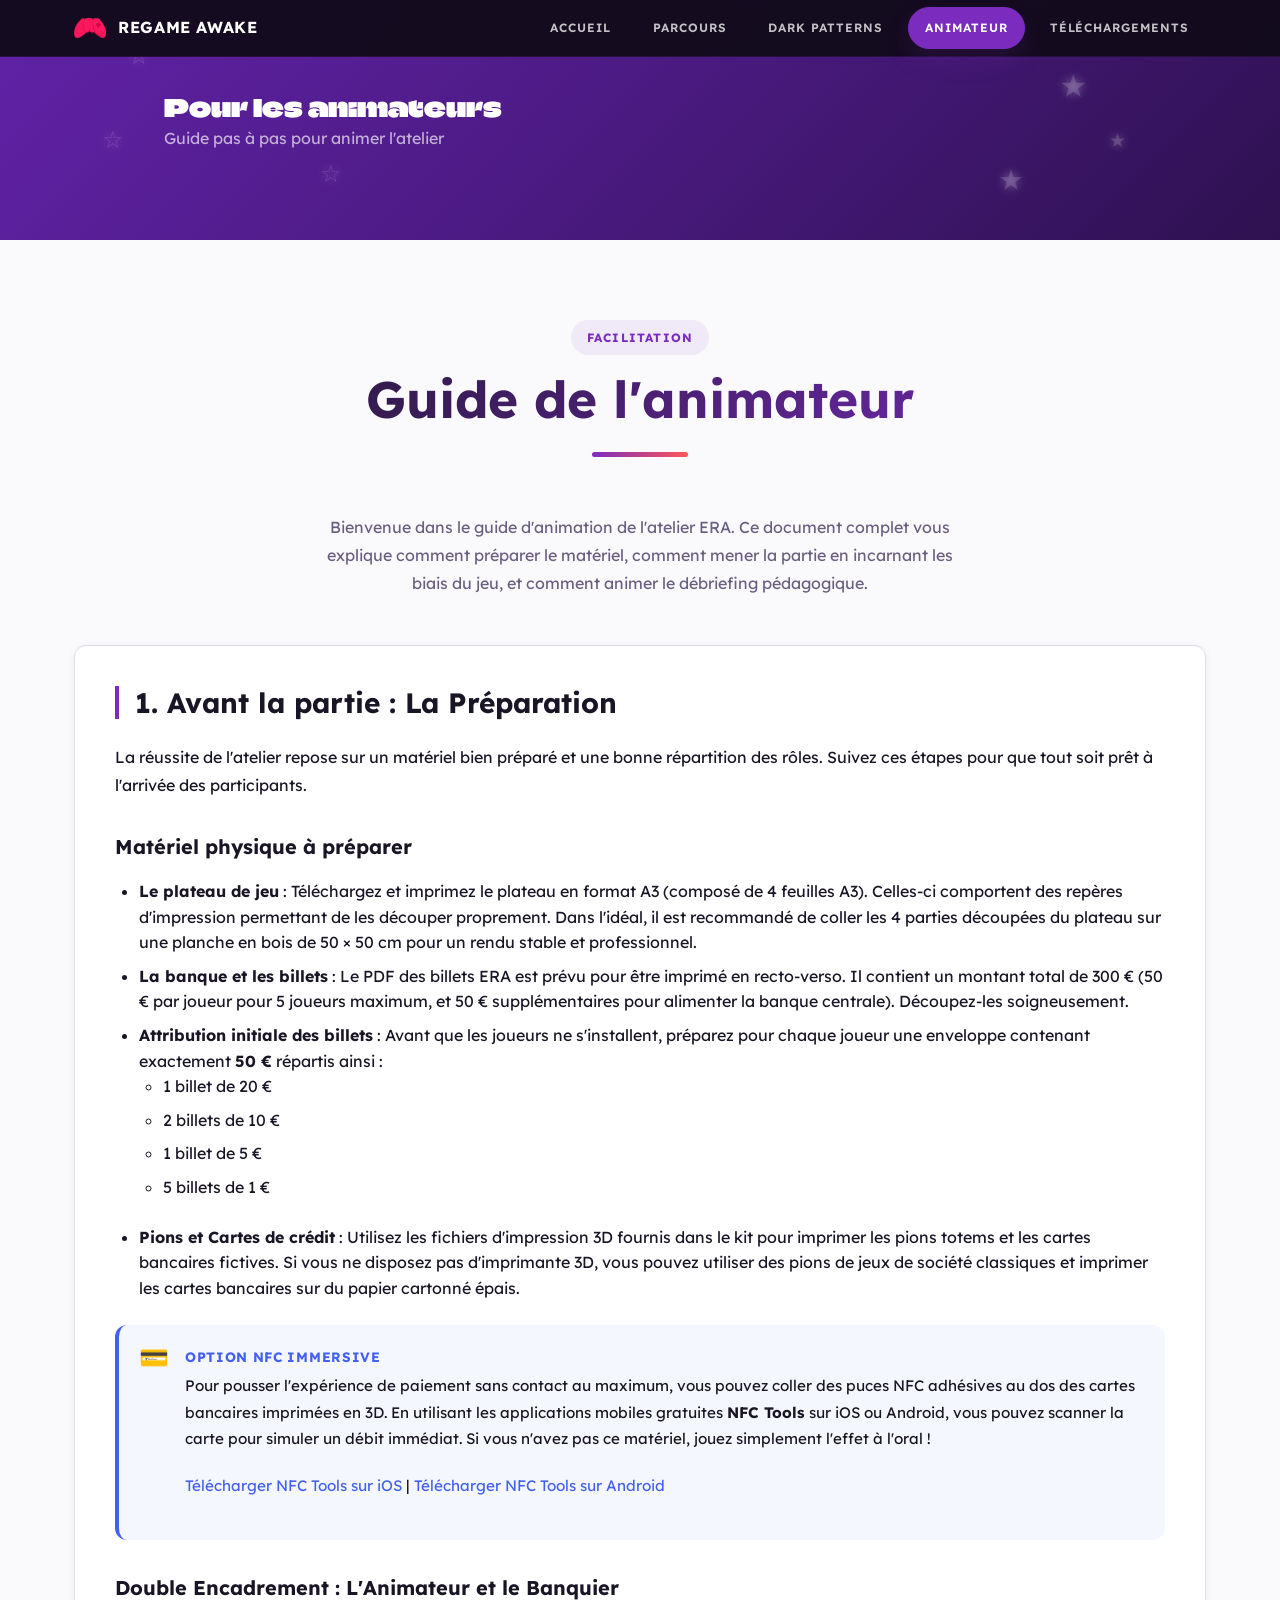
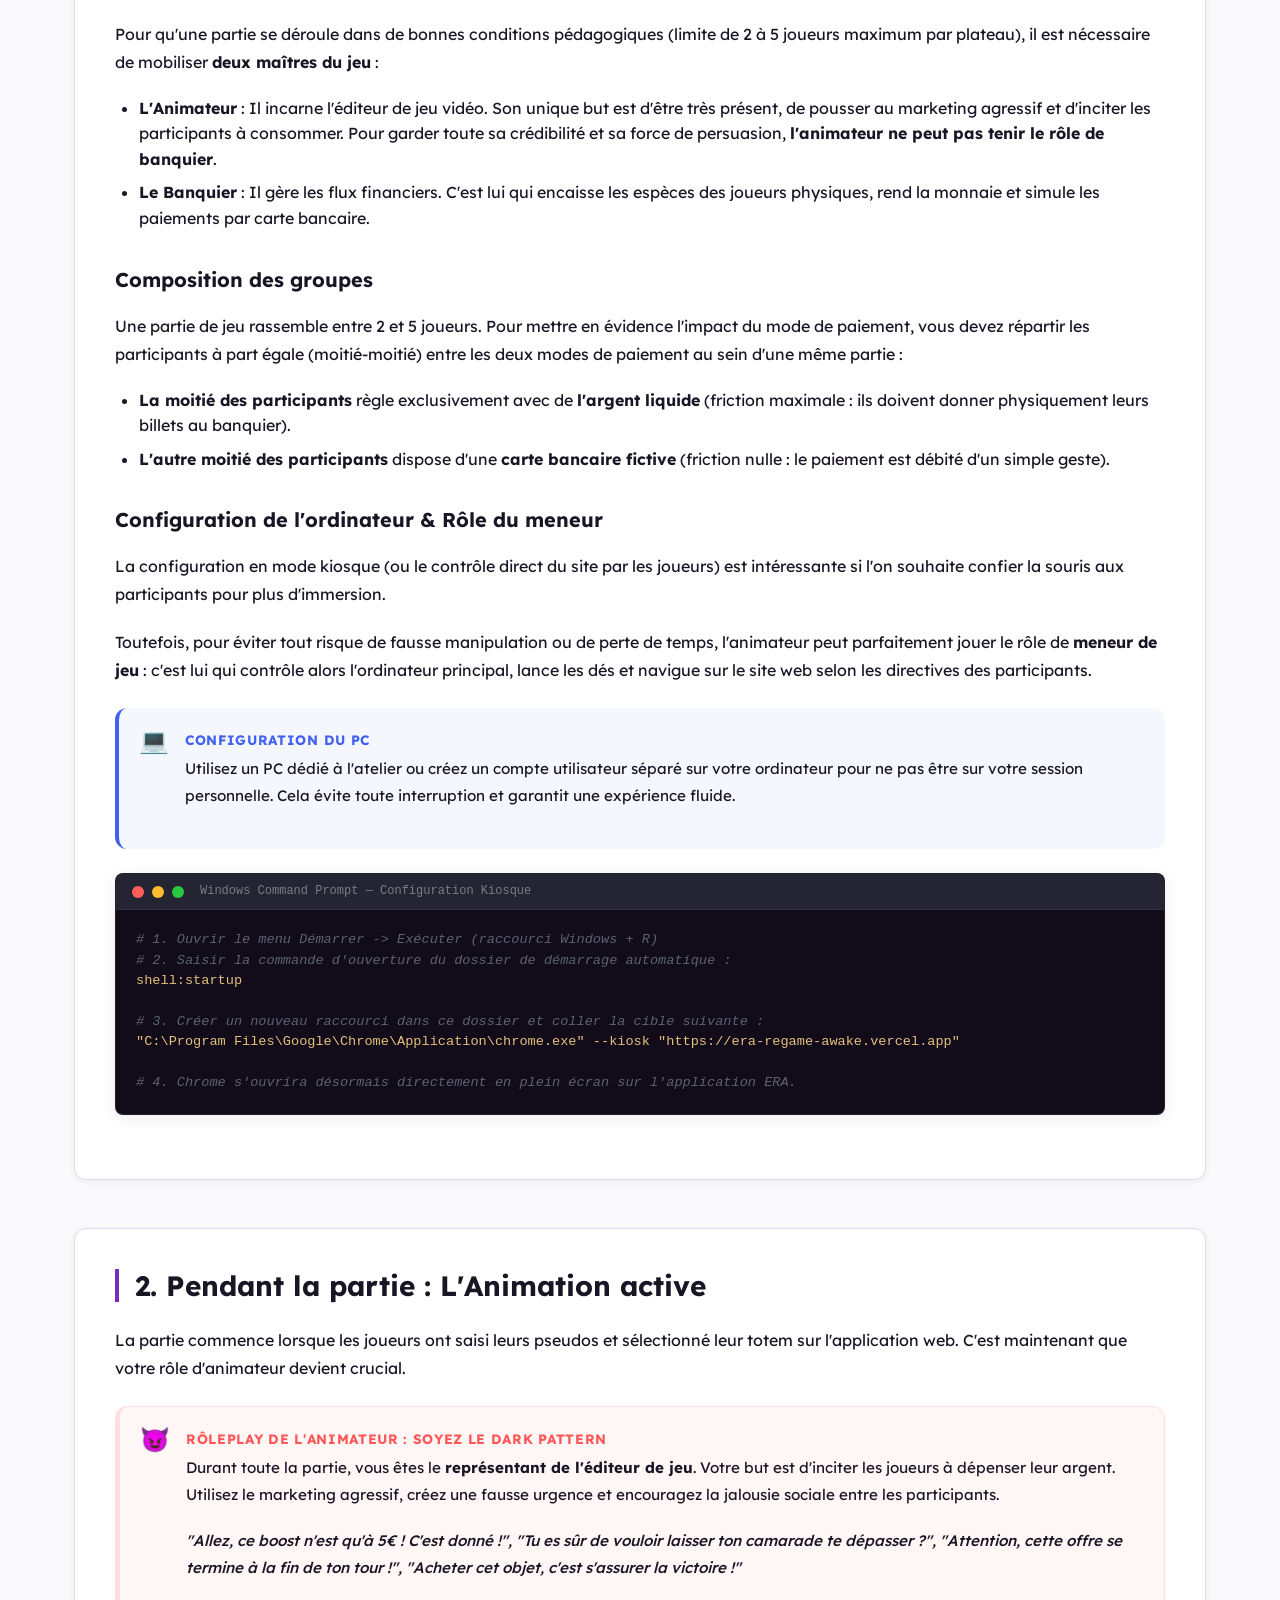
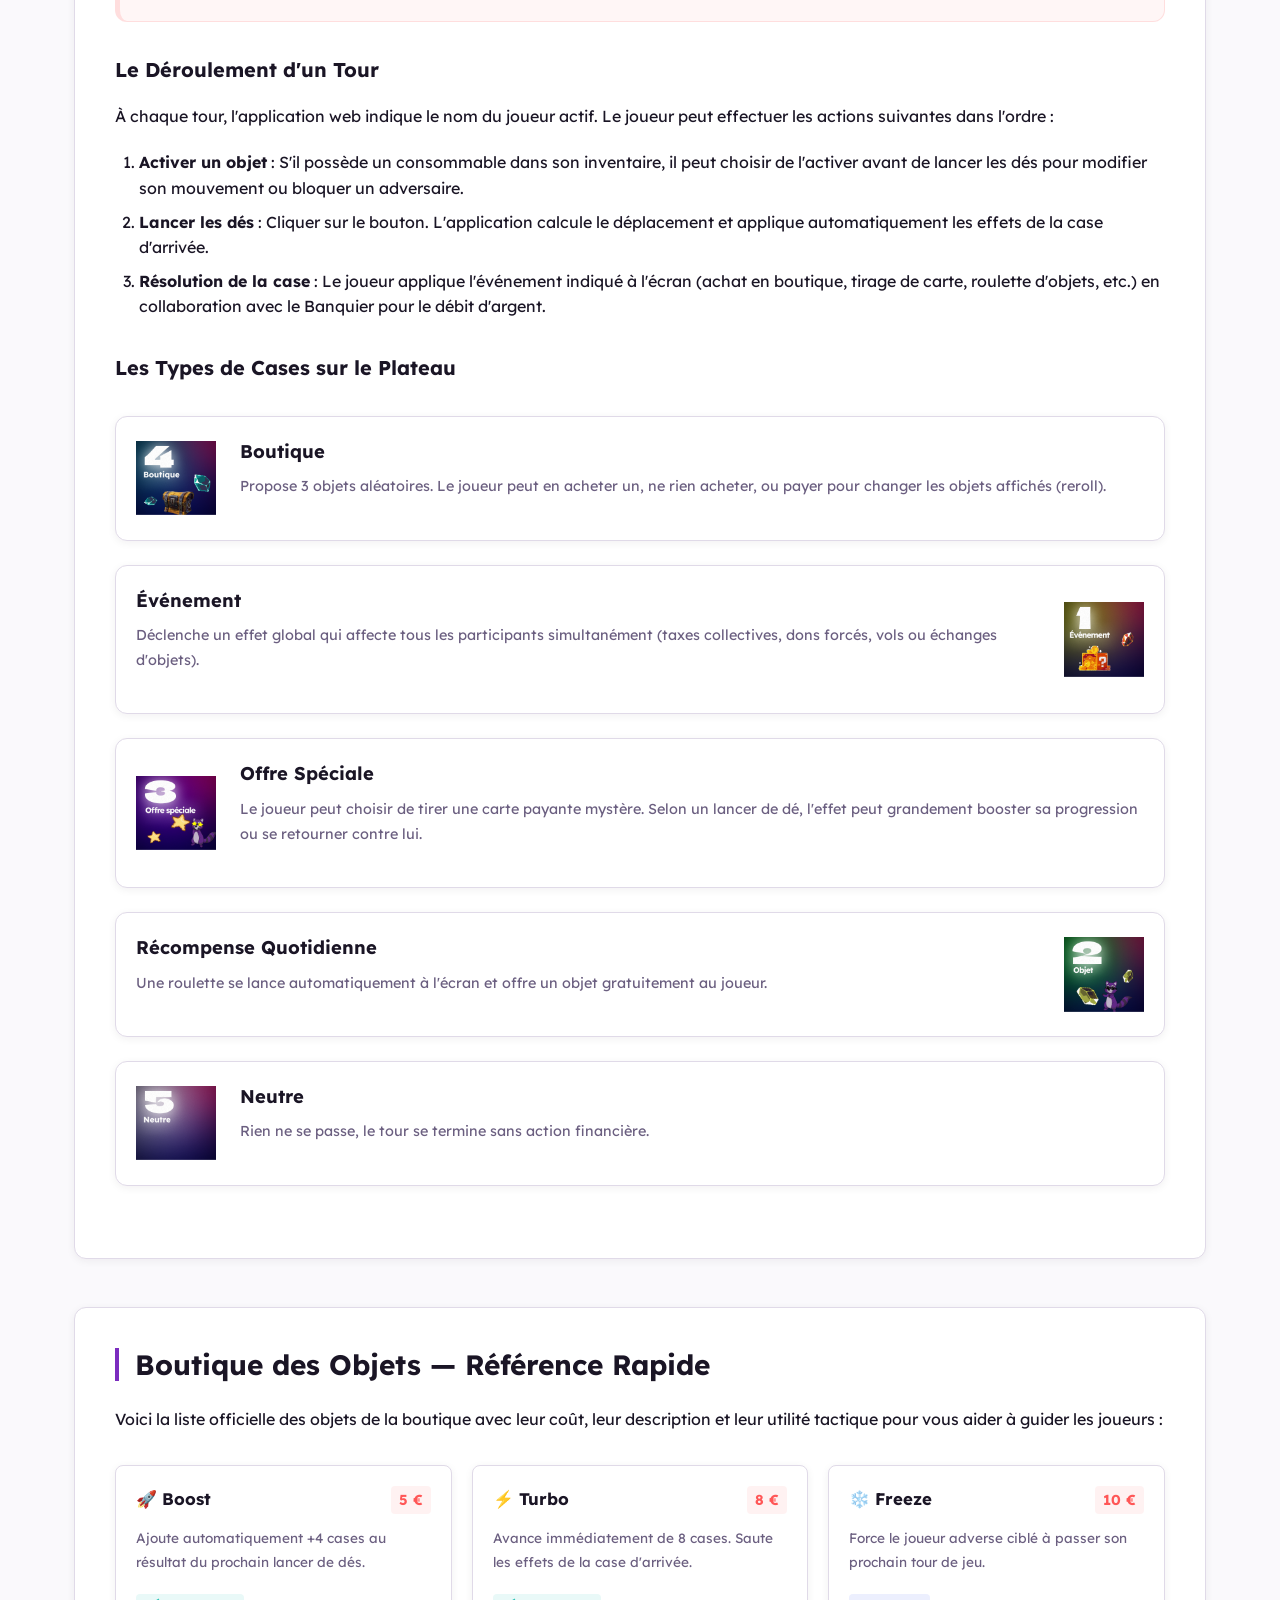
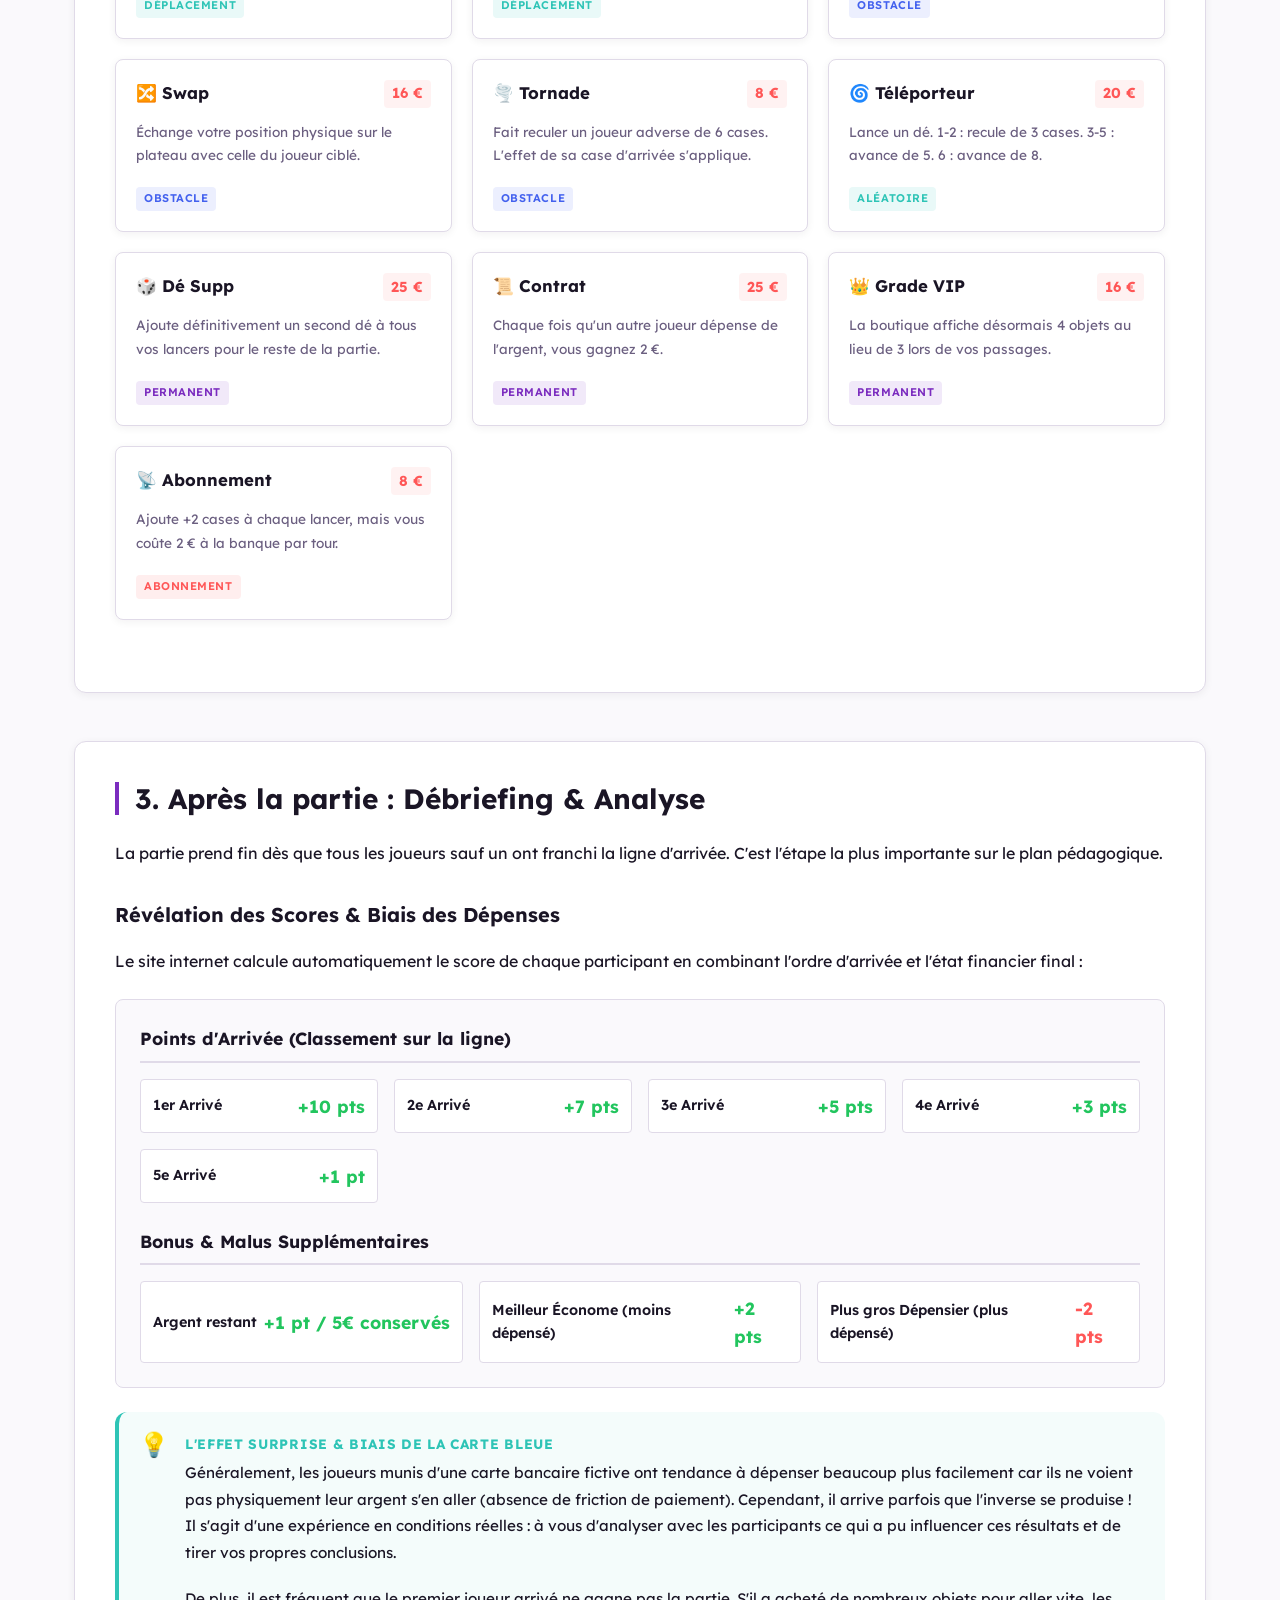
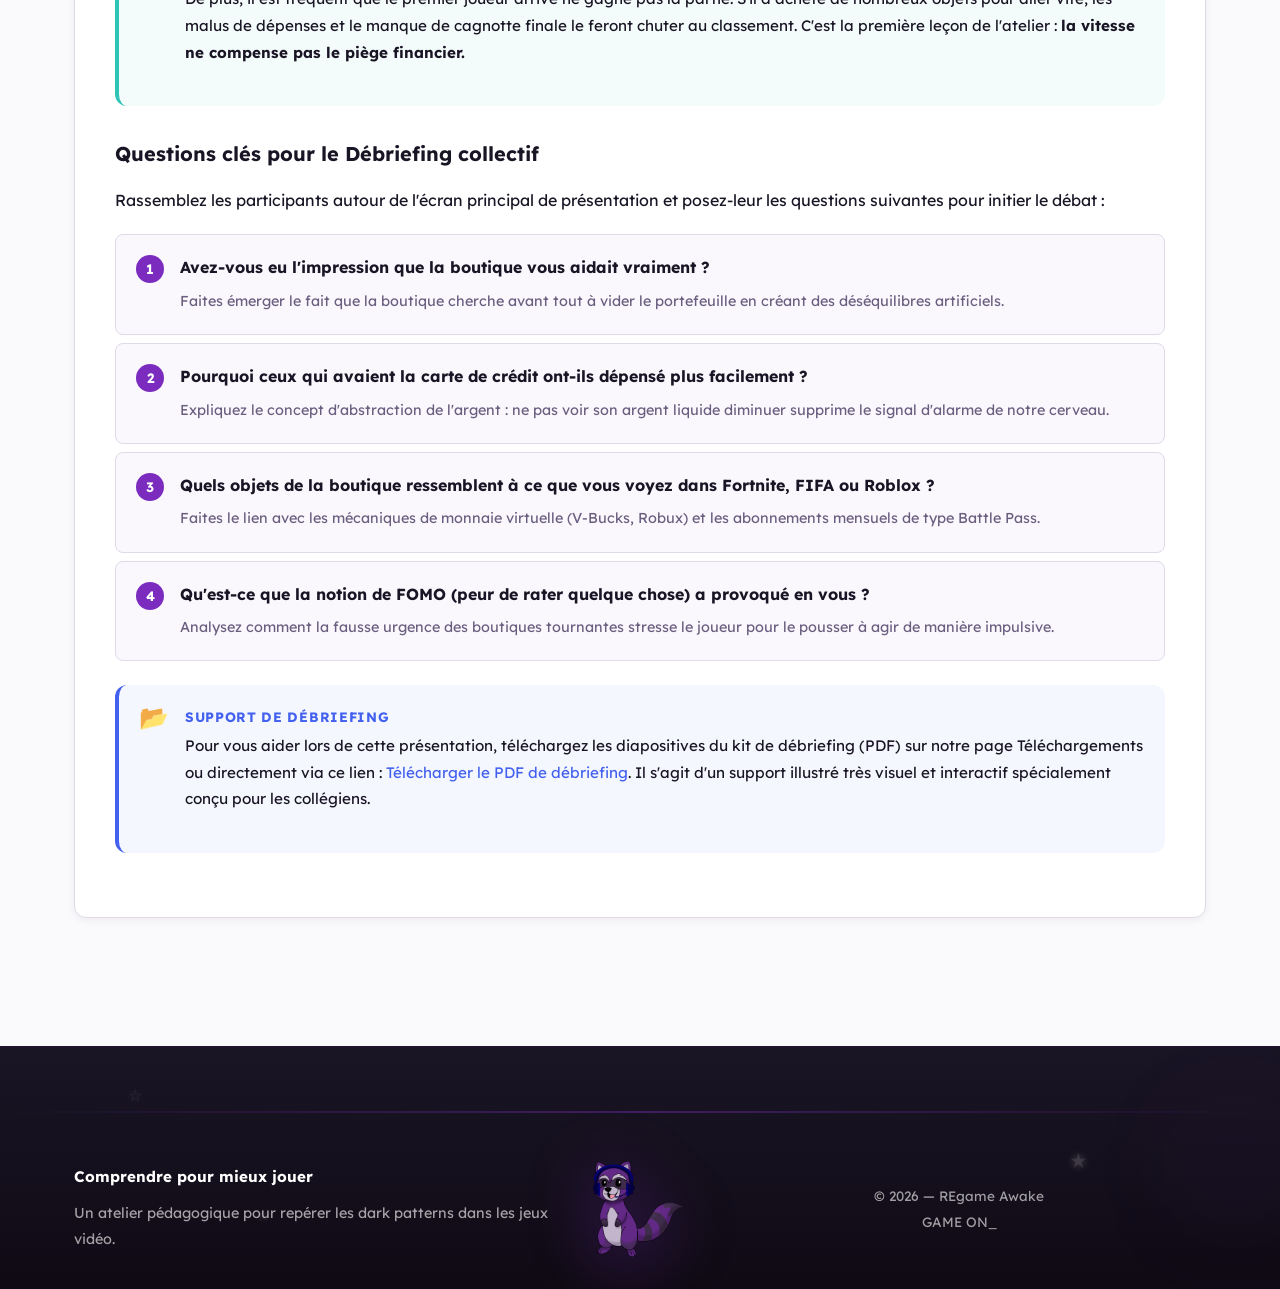
<file: animateur.html>
<!DOCTYPE html>
<html lang="fr">

<head>
    <meta charset="UTF-8">
    <meta name="viewport" content="width=device-width, initial-scale=1.0">
    <title>ERA - REgame Awake - Animateur</title>
    <link rel="preconnect" href="https://fonts.googleapis.com">
    <link rel="preconnect" href="https://fonts.gstatic.com" crossorigin>
    <link href="https://fonts.googleapis.com/css2?family=Climate+Crisis&family=Lexend:wght@300;400;500;600;700&display=swap" rel="stylesheet">
    <link rel="stylesheet" href="style.css">
    <link rel="stylesheet" href="style-global.css">
    <link rel="icon" type="image/x-icon" href="/img/logo/Logo_ERA.png">
</head>

<body>
    <header class="header">
        <div class="container header-inner">
            <a href="index.html" class="logo">
                <img src="img/logo/Logo_ERA.png" alt="Logo ERA">
                <span>REgame Awake</span>
            </a>
            <button class="burger-menu" aria-label="Menu">
                <span></span>
                <span></span>
                <span></span>
            </button>
            <nav class="nav-desktop">
                <a href="index.html">Accueil</a>
                <a href="parcours.html">Parcours</a>
                <a href="dark-pattern.html">Dark Patterns</a>
                <a href="animateur.html" class="active">Animateur</a>
                <a href="telechargement.html">Téléchargements</a>
            </nav>
        </div>
    </header>
    <main>
        <section class="hero-short">
            <div class="hero-decoration">
                <span class="deco-star deco-1">&#9734;</span>
                <span class="deco-star deco-2">&#9733;</span>
                <span class="deco-star deco-3">&#9734;</span>
                <span class="deco-star deco-4">&#9733;</span>
                <span class="deco-star deco-5">&#9734;</span>
                <span class="deco-star deco-6">&#9733;</span>
            </div>
            <div class="hero-inner">
                <div class="hero-text">
                    <h1>Pour les animateurs</h1>
                    <p class="hero-desc">Guide pas à pas pour animer l'atelier</p>
                </div>
            </div>
        </section>
        <section class="section">
            <div class="container guide-container">
                <div class="section-title">
                    <p class="tag">Facilitation</p>
                    <h2>Guide de l'animateur</h2>
                    <div class="divider"></div>
                </div>
                
                <p class="card-desc" style="max-width:650px; margin:0 auto 3rem; text-align:center;">
                    Bienvenue dans le guide d'animation de l'atelier ERA. Ce document complet vous explique comment préparer le matériel, 
                    comment mener la partie en incarnant les biais du jeu, et comment animer le débriefing pédagogique.
                </p>

                <div class="guide-section">
                    <h2>1. Avant la partie : La Préparation</h2>
                    <p>La réussite de l'atelier repose sur un matériel bien préparé et une bonne répartition des rôles. Suivez ces étapes pour que tout soit prêt à l'arrivée des participants.</p>

                    <h3>Matériel physique à préparer</h3>
                    <ul>
                        <li><strong>Le plateau de jeu</strong> : Téléchargez et imprimez le plateau en format A3 (composé de 4 feuilles A3). Celles-ci comportent des repères d'impression permettant de les découper proprement. Dans l'idéal, il est recommandé de coller les 4 parties découpées du plateau sur une planche en bois de 50 &times; 50 cm pour un rendu stable et professionnel.</li>
                        <li><strong>La banque et les billets</strong> : Le PDF des billets ERA est prévu pour être imprimé en recto-verso. Il contient un montant total de 300 € (50 € par joueur pour 5 joueurs maximum, et 50 € supplémentaires pour alimenter la banque centrale). Découpez-les soigneusement.</li>
                        <li><strong>Attribution initiale des billets</strong> : Avant que les joueurs ne s'installent, préparez pour chaque joueur une enveloppe contenant exactement <strong>50 €</strong> répartis ainsi :
                            <ul>
                                <li>1 billet de 20 €</li>
                                <li>2 billets de 10 €</li>
                                <li>1 billet de 5 €</li>
                                <li>5 billets de 1 €</li>
                            </ul>
                        </li>
                        <li><strong>Pions et Cartes de crédit</strong> : Utilisez les fichiers d'impression 3D fournis dans le kit pour imprimer les pions totems et les cartes bancaires fictives. Si vous ne disposez pas d'imprimante 3D, vous pouvez utiliser des pions de jeux de société classiques et imprimer les cartes bancaires sur du papier cartonné épais.</li>
                    </ul>

                    <div class="guide-alert info">
                        <span class="alert-icon">💳</span>
                        <div class="alert-content">
                            <p class="alert-title">Option NFC Immersive</p>
                            <p class="dp-text">
                                Pour pousser l'expérience de paiement sans contact au maximum, vous pouvez coller des puces NFC adhésives au dos des cartes bancaires imprimées en 3D. En utilisant les applications mobiles gratuites <strong>NFC Tools</strong> sur iOS ou Android, vous pouvez scanner la carte pour simuler un débit immédiat. Si vous n'avez pas ce matériel, jouez simplement l'effet à l'oral !
                            </p>
                            <p class="dp-text" style="margin-top: 0.5rem;">
                                <a href="https://apps.apple.com/fr/app/nfc-tools/id1252962749" target="_blank" style="color: var(--accent);">Télécharger NFC Tools sur iOS</a> | 
                                <a href="https://play.google.com/store/apps/details?id=com.wakdev.wdnfc" target="_blank" style="color: var(--accent);">Télécharger NFC Tools sur Android</a>
                            </p>
                        </div>
                    </div>

                    <h3>Double Encadrement : L'Animateur et le Banquier</h3>
                    <p>Pour qu'une partie se déroule dans de bonnes conditions pédagogiques (limite de 2 à 5 joueurs maximum par plateau), il est nécessaire de mobiliser <strong>deux maîtres du jeu</strong> :</p>
                    <ul>
                        <li><strong>L'Animateur</strong> : Il incarne l'éditeur de jeu vidéo. Son unique but est d'être très présent, de pousser au marketing agressif et d'inciter les participants à consommer. Pour garder toute sa crédibilité et sa force de persuasion, <strong>l'animateur ne peut pas tenir le rôle de banquier</strong>.</li>
                        <li><strong>Le Banquier</strong> : Il gère les flux financiers. C'est lui qui encaisse les espèces des joueurs physiques, rend la monnaie et simule les paiements par carte bancaire.</li>
                    </ul>

                    <h3>Composition des groupes</h3>
                    <p>Une partie de jeu rassemble entre 2 et 5 joueurs. Pour mettre en évidence l'impact du mode de paiement, vous devez répartir les participants à part égale (moitié-moitié) entre les deux modes de paiement au sein d'une même partie :</p>
                    <ul>
                        <li><strong>La moitié des participants</strong> règle exclusivement avec de <strong>l'argent liquide</strong> (friction maximale : ils doivent donner physiquement leurs billets au banquier).</li>
                        <li><strong>L'autre moitié des participants</strong> dispose d'une <strong>carte bancaire fictive</strong> (friction nulle : le paiement est débité d'un simple geste).</li>
                    </ul>

                    <h3>Configuration de l'ordinateur & Rôle du meneur</h3>
                    <p>La configuration en mode kiosque (ou le contrôle direct du site par les joueurs) est intéressante si l'on souhaite confier la souris aux participants pour plus d'immersion.</p>
                    <p>Toutefois, pour éviter tout risque de fausse manipulation ou de perte de temps, l'animateur peut parfaitement jouer le rôle de <strong>meneur de jeu</strong> : c'est lui qui contrôle alors l'ordinateur principal, lance les dés et navigue sur le site web selon les directives des participants.</p>
                    
                    <div class="guide-alert info">
                        <span class="alert-icon">💻</span>
                        <div class="alert-content">
                            <p class="alert-title">Configuration du PC</p>
                            <p class="dp-text">
                                Utilisez un PC dédié à l'atelier ou créez un compte utilisateur séparé sur votre ordinateur pour ne pas être sur votre session personnelle. Cela évite toute interruption et garantit une expérience fluide.
                            </p>
                        </div>
                    </div>
                    
                    <div class="terminal-block">
                        <div class="terminal-header">
                            <span class="terminal-dot red"></span>
                            <span class="terminal-dot yellow"></span>
                            <span class="terminal-dot green"></span>
                            <span class="terminal-title">Windows Command Prompt — Configuration Kiosque</span>
                        </div>
                        <div class="terminal-body"><span class="terminal-comment"># 1. Ouvrir le menu Démarrer -> Exécuter (raccourci Windows + R)
# 2. Saisir la commande d'ouverture du dossier de démarrage automatique :</span>
<span class="terminal-command">shell:startup</span>

<span class="terminal-comment"># 3. Créer un nouveau raccourci dans ce dossier et coller la cible suivante :</span>
<span class="terminal-command">"C:\Program Files\Google\Chrome\Application\chrome.exe" --kiosk "https://era-regame-awake.vercel.app"</span>

<span class="terminal-comment"># 4. Chrome s'ouvrira désormais directement en plein écran sur l'application ERA.</span></div>
                    </div>
                </div>

                <div class="guide-section">
                    <h2>2. Pendant la partie : L'Animation active</h2>
                    <p>La partie commence lorsque les joueurs ont saisi leurs pseudos et sélectionné leur totem sur l'application web. C'est maintenant que votre rôle d'animateur devient crucial.</p>

                    <div class="guide-alert roleplay">
                        <span class="alert-icon">😈</span>
                        <div class="alert-content">
                            <p class="alert-title">Rôleplay de l'Animateur : Soyez le Dark Pattern</p>
                            <p class="dp-text">
                                Durant toute la partie, vous êtes le <strong>représentant de l'éditeur de jeu</strong>. Votre but est d'inciter les joueurs à dépenser leur argent. Utilisez le marketing agressif, créez une fausse urgence et encouragez la jalousie sociale entre les participants.
                            </p>
                            <p class="dp-text" style="margin-top: 0.5rem; font-style: italic; font-weight: 500;">
                                "Allez, ce boost n'est qu'à 5€ ! C'est donné !", "Tu es sûr de vouloir laisser ton camarade te dépasser ?", "Attention, cette offre se termine à la fin de ton tour !", "Acheter cet objet, c'est s'assurer la victoire !"
                            </p>
                        </div>
                    </div>

                    <h3>Le Déroulement d'un Tour</h3>
                    <p>À chaque tour, l'application web indique le nom du joueur actif. Le joueur peut effectuer les actions suivantes dans l'ordre :</p>
                    <ol>
                        <li><strong>Activer un objet</strong> : S'il possède un consommable dans son inventaire, il peut choisir de l'activer avant de lancer les dés pour modifier son mouvement ou bloquer un adversaire.</li>
                        <li><strong>Lancer les dés</strong> : Cliquer sur le bouton. L'application calcule le déplacement et applique automatiquement les effets de la case d'arrivée.</li>
                        <li><strong>Résolution de la case</strong> : Le joueur applique l'événement indiqué à l'écran (achat en boutique, tirage de carte, roulette d'objets, etc.) en collaboration avec le Banquier pour le débit d'argent.</li>
                    </ol>

                    <h3>Les Types de Cases sur le Plateau</h3>
                    <div class="cases-list">
                        <div class="case-item">
                            <img src="img/case/boutique.png" alt="Boutique" class="case-img">
                            <div class="case-content">
                                <h4 class="case-title">Boutique</h4>
                                <p class="case-desc">Propose 3 objets aléatoires. Le joueur peut en acheter un, ne rien acheter, ou payer pour changer les objets affichés (reroll).</p>
                            </div>
                        </div>

                        <div class="case-item">
                            <img src="img/case/evenement.png" alt="Événement" class="case-img">
                            <div class="case-content">
                                <h4 class="case-title">Événement</h4>
                                <p class="case-desc">Déclenche un effet global qui affecte tous les participants simultanément (taxes collectives, dons forcés, vols ou échanges d'objets).</p>
                            </div>
                        </div>

                        <div class="case-item">
                            <img src="img/case/spécial.png" alt="Offre Spéciale" class="case-img">
                            <div class="case-content">
                                <h4 class="case-title">Offre Spéciale</h4>
                                <p class="case-desc">Le joueur peut choisir de tirer une carte payante mystère. Selon un lancer de dé, l'effet peut grandement booster sa progression ou se retourner contre lui.</p>
                            </div>
                        </div>

                        <div class="case-item">
                            <img src="img/case/quotidien.png" alt="Récompense Quotidienne" class="case-img">
                            <div class="case-content">
                                <h4 class="case-title">Récompense Quotidienne</h4>
                                <p class="case-desc">Une roulette se lance automatiquement à l'écran et offre un objet gratuitement au joueur.</p>
                            </div>
                        </div>

                        <div class="case-item">
                            <img src="img/case/normal.png" alt="Neutre" class="case-img">
                            <div class="case-content">
                                <h4 class="case-title">Neutre</h4>
                                <p class="case-desc">Rien ne se passe, le tour se termine sans action financière.</p>
                            </div>
                        </div>
                    </div>
                </div>

                <div class="guide-section">
                    <h2>Boutique des Objets — Référence Rapide</h2>
                    <p>Voici la liste officielle des objets de la boutique avec leur coût, leur description et leur utilité tactique pour vous aider à guider les joueurs :</p>
                    
                    <div class="items-grid">
                        <div class="item-card">
                            <div class="item-card-header">
                                <h4 class="item-title">🚀 Boost</h4>
                                <span class="item-cost">5 €</span>
                            </div>
                            <p class="item-desc">Ajoute automatiquement +4 cases au résultat du prochain lancer de dés.</p>
                            <span class="item-badge movement">Déplacement</span>
                        </div>
                        <div class="item-card">
                            <div class="item-card-header">
                                <h4 class="item-title">⚡ Turbo</h4>
                                <span class="item-cost">8 €</span>
                            </div>
                            <p class="item-desc">Avance immédiatement de 8 cases. Saute les effets de la case d'arrivée.</p>
                            <span class="item-badge movement">Déplacement</span>
                        </div>
                        <div class="item-card">
                            <div class="item-card-header">
                                <h4 class="item-title">❄️ Freeze</h4>
                                <span class="item-cost">10 €</span>
                            </div>
                            <p class="item-desc">Force le joueur adverse ciblé à passer son prochain tour de jeu.</p>
                            <span class="item-badge disruptive">Obstacle</span>
                        </div>
                        <div class="item-card">
                            <div class="item-card-header">
                                <h4 class="item-title">🔀 Swap</h4>
                                <span class="item-cost">16 €</span>
                            </div>
                            <p class="item-desc">Échange votre position physique sur le plateau avec celle du joueur ciblé.</p>
                            <span class="item-badge disruptive">Obstacle</span>
                        </div>
                        <div class="item-card">
                            <div class="item-card-header">
                                <h4 class="item-title">🌪️ Tornade</h4>
                                <span class="item-cost">8 €</span>
                            </div>
                            <p class="item-desc">Fait reculer un joueur adverse de 6 cases. L'effet de sa case d'arrivée s'applique.</p>
                            <span class="item-badge disruptive">Obstacle</span>
                        </div>
                        <div class="item-card">
                            <div class="item-card-header">
                                <h4 class="item-title">🌀 Téléporteur</h4>
                                <span class="item-cost">20 €</span>
                            </div>
                            <p class="item-desc">Lance un dé. 1-2 : recule de 3 cases. 3-5 : avance de 5. 6 : avance de 8.</p>
                            <span class="item-badge movement">Aléatoire</span>
                        </div>
                        <div class="item-card">
                            <div class="item-card-header">
                                <h4 class="item-title">🎲 Dé Supp</h4>
                                <span class="item-cost">25 €</span>
                            </div>
                            <p class="item-desc">Ajoute définitivement un second dé à tous vos lancers pour le reste de la partie.</p>
                            <span class="item-badge special">Permanent</span>
                        </div>
                        <div class="item-card">
                            <div class="item-card-header">
                                <h4 class="item-title">📜 Contrat</h4>
                                <span class="item-cost">25 €</span>
                            </div>
                            <p class="item-desc">Chaque fois qu'un autre joueur dépense de l'argent, vous gagnez 2 €.</p>
                            <span class="item-badge special">Permanent</span>
                        </div>
                        <div class="item-card">
                            <div class="item-card-header">
                                <h4 class="item-title">👑 Grade VIP</h4>
                                <span class="item-cost">16 €</span>
                            </div>
                            <p class="item-desc">La boutique affiche désormais 4 objets au lieu de 3 lors de vos passages.</p>
                            <span class="item-badge special">Permanent</span>
                        </div>
                        <div class="item-card">
                            <div class="item-card-header">
                                <h4 class="item-title">📡 Abonnement</h4>
                                <span class="item-cost">8 €</span>
                            </div>
                            <p class="item-desc">Ajoute +2 cases à chaque lancer, mais vous coûte 2 € à la banque par tour.</p>
                            <span class="item-badge subscription">Abonnement</span>
                        </div>
                    </div>
                </div>

                <div class="guide-section">
                    <h2>3. Après la partie : Débriefing & Analyse</h2>
                    <p>La partie prend fin dès que tous les joueurs sauf un ont franchi la ligne d'arrivée. C'est l'étape la plus importante sur le plan pédagogique.</p>
                    
                    <h3>Révélation des Scores & Biais des Dépenses</h3>
                    <p>Le site internet calcule automatiquement le score de chaque participant en combinant l'ordre d'arrivée et l'état financier final :</p>
                    
                    <div class="scorecard">
                        <div class="scorecard-title">Points d'Arrivée (Classement sur la ligne)</div>
                        <div class="scorecard-grid" style="margin-bottom: 1.5rem;">
                            <div class="scorecard-item">
                                <span class="scorecard-label">1er Arrivé</span>
                                <span class="scorecard-val plus">+10 pts</span>
                            </div>
                            <div class="scorecard-item">
                                <span class="scorecard-label">2e Arrivé</span>
                                <span class="scorecard-val plus">+7 pts</span>
                            </div>
                            <div class="scorecard-item">
                                <span class="scorecard-label">3e Arrivé</span>
                                <span class="scorecard-val plus">+5 pts</span>
                            </div>
                            <div class="scorecard-item">
                                <span class="scorecard-label">4e Arrivé</span>
                                <span class="scorecard-val plus">+3 pts</span>
                            </div>
                            <div class="scorecard-item">
                                <span class="scorecard-label">5e Arrivé</span>
                                <span class="scorecard-val plus">+1 pt</span>
                            </div>
                        </div>

                        <div class="scorecard-title">Bonus & Malus Supplémentaires</div>
                        <div class="scorecard-grid">
                            <div class="scorecard-item">
                                <span class="scorecard-label">Argent restant</span>
                                <span class="scorecard-val plus">+1 pt / 5€ conservés</span>
                            </div>
                            <div class="scorecard-item">
                                <span class="scorecard-label">Meilleur Économe (moins dépensé)</span>
                                <span class="scorecard-val plus">+2 pts</span>
                            </div>
                            <div class="scorecard-item">
                                <span class="scorecard-label">Plus gros Dépensier (plus dépensé)</span>
                                <span class="scorecard-val minus">-2 pts</span>
                            </div>
                        </div>
                    </div>
                    
                    <div class="guide-alert tip">
                        <span class="alert-icon">💡</span>
                        <div class="alert-content">
                            <p class="alert-title">L'effet Surprise & Biais de la Carte Bleue</p>
                            <p class="dp-text">
                                Généralement, les joueurs munis d'une carte bancaire fictive ont tendance à dépenser beaucoup plus facilement car ils ne voient pas physiquement leur argent s'en aller (absence de friction de paiement). Cependant, il arrive parfois que l'inverse se produise ! Il s'agit d'une expérience en conditions réelles : à vous d'analyser avec les participants ce qui a pu influencer ces résultats et de tirer vos propres conclusions.
                            </p>
                            <p class="dp-text" style="margin-top: 0.5rem;">
                                De plus, il est fréquent que le premier joueur arrivé ne gagne pas la partie. S'il a acheté de nombreux objets pour aller vite, les malus de dépenses et le manque de cagnotte finale le feront chuter au classement. C'est la première leçon de l'atelier : <strong>la vitesse ne compense pas le piège financier.</strong>
                            </p>
                        </div>
                    </div>

                    <h3>Questions clés pour le Débriefing collectif</h3>
                    <p>Rassemblez les participants autour de l'écran principal de présentation et posez-leur les questions suivantes pour initier le débat :</p>
                    
                    <ul class="debrief-questions">
                        <li class="debrief-question-item">
                            <span class="debrief-question-num">1</span>
                            <div class="debrief-question-content">
                                <h4>Avez-vous eu l'impression que la boutique vous aidait vraiment ?</h4>
                                <p>Faites émerger le fait que la boutique cherche avant tout à vider le portefeuille en créant des déséquilibres artificiels.</p>
                            </div>
                        </li>
                        <li class="debrief-question-item">
                            <span class="debrief-question-num">2</span>
                            <div class="debrief-question-content">
                                <h4>Pourquoi ceux qui avaient la carte de crédit ont-ils dépensé plus facilement ?</h4>
                                <p>Expliquez le concept d'abstraction de l'argent : ne pas voir son argent liquide diminuer supprime le signal d'alarme de notre cerveau.</p>
                            </div>
                        </li>
                        <li class="debrief-question-item">
                            <span class="debrief-question-num">3</span>
                            <div class="debrief-question-content">
                                <h4>Quels objets de la boutique ressemblent à ce que vous voyez dans Fortnite, FIFA ou Roblox ?</h4>
                                <p>Faites le lien avec les mécaniques de monnaie virtuelle (V-Bucks, Robux) et les abonnements mensuels de type Battle Pass.</p>
                            </div>
                        </li>
                        <li class="debrief-question-item">
                            <span class="debrief-question-num">4</span>
                            <div class="debrief-question-content">
                                <h4>Qu'est-ce que la notion de FOMO (peur de rater quelque chose) a provoqué en vous ?</h4>
                                <p>Analysez comment la fausse urgence des boutiques tournantes stresse le joueur pour le pousser à agir de manière impulsive.</p>
                            </div>
                        </li>
                    </ul>

                    <div class="guide-alert info">
                        <span class="alert-icon">📂</span>
                        <div class="alert-content">
                            <p class="alert-title">Support de Débriefing</p>
                            <p class="dp-text">
                                Pour vous aider lors de cette présentation, téléchargez les diapositives du kit de débriefing (PDF) sur notre page <a href="telechargement.html">Téléchargements</a> ou directement via ce lien : <a href="https://drive.google.com/file/d/1MwDQs-m4gxP9dJjQbiAzB0_eGHMKtTzN/view?usp=drive_link" target="_blank" style="color: var(--accent);">Télécharger le PDF de débriefing</a>. Il s'agit d'un support illustré très visuel et interactif spécialement conçu pour les collégiens.
                            </p>
                        </div>
                    </div>
                </div>
            </div>
        </section>
    </main>

    <footer class="footer">
        <div class="footer-decoration">
            <span class="footer-star footer-star-1">&#9734;</span>
            <span class="footer-star footer-star-2">&#9733;</span>
            <span class="footer-star footer-star-3">&#9734;</span>
            <span class="footer-blur footer-blur-1"></span>
        </div>
        <div class="footer-divider"></div>
        <div class="container">
            <div class="footer-inner">
                <div>
                    <h4>Comprendre pour mieux jouer</h4>
                    <p class="desc">Un atelier pédagogique pour repérer les dark patterns dans les jeux vidéo.</p>
                </div>
                <div class="text-center">
                    <img src="img/mascotte/mascotte casque.png" alt="Mascotte ERA" class="footer-mascot">
                </div>
                <div class="footer-right">
                    <p class="copy">© 2026 — REgame Awake</p>
                    <p class="copy" style="margin-top:0.25rem;">GAME ON<span class="blink-cursor">_</span></p>
                </div>
            </div>
        </div>
    </footer>

    <script src="script.js"></script>
</body>

</html>
</file>
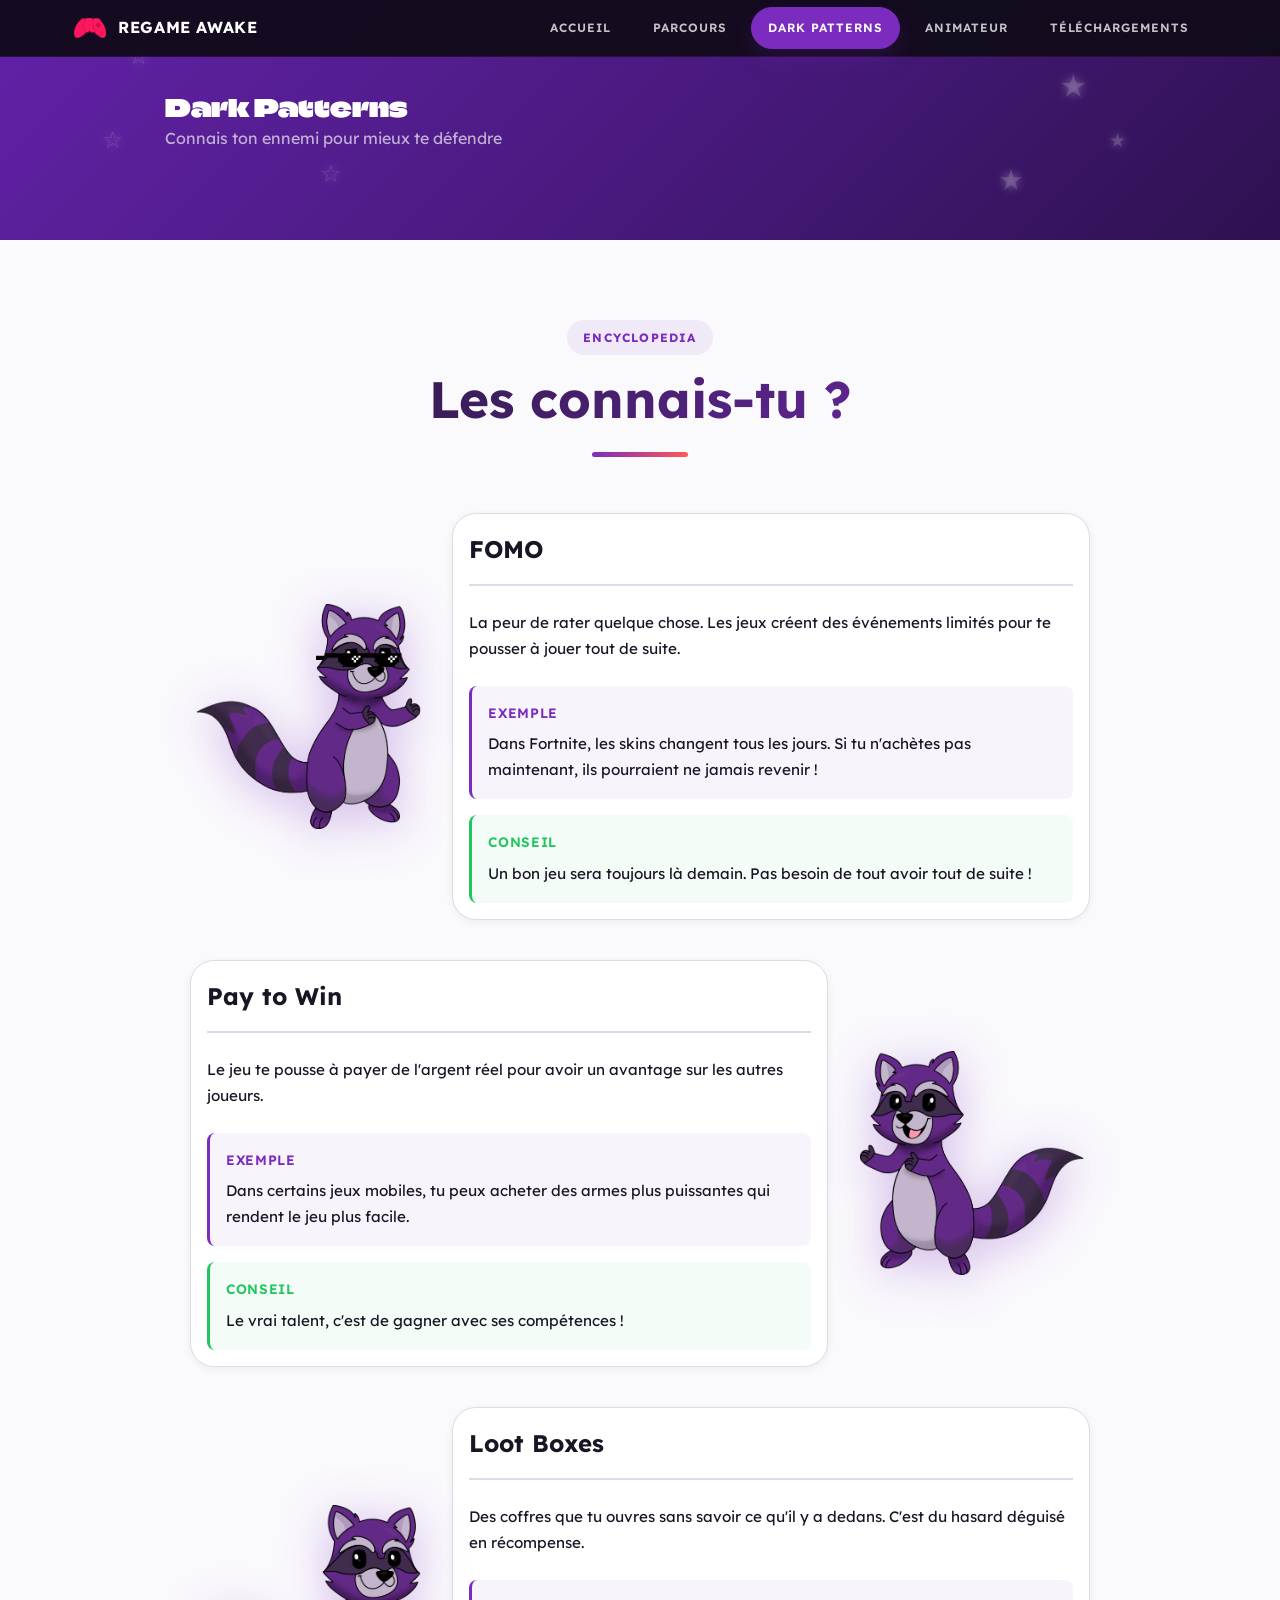
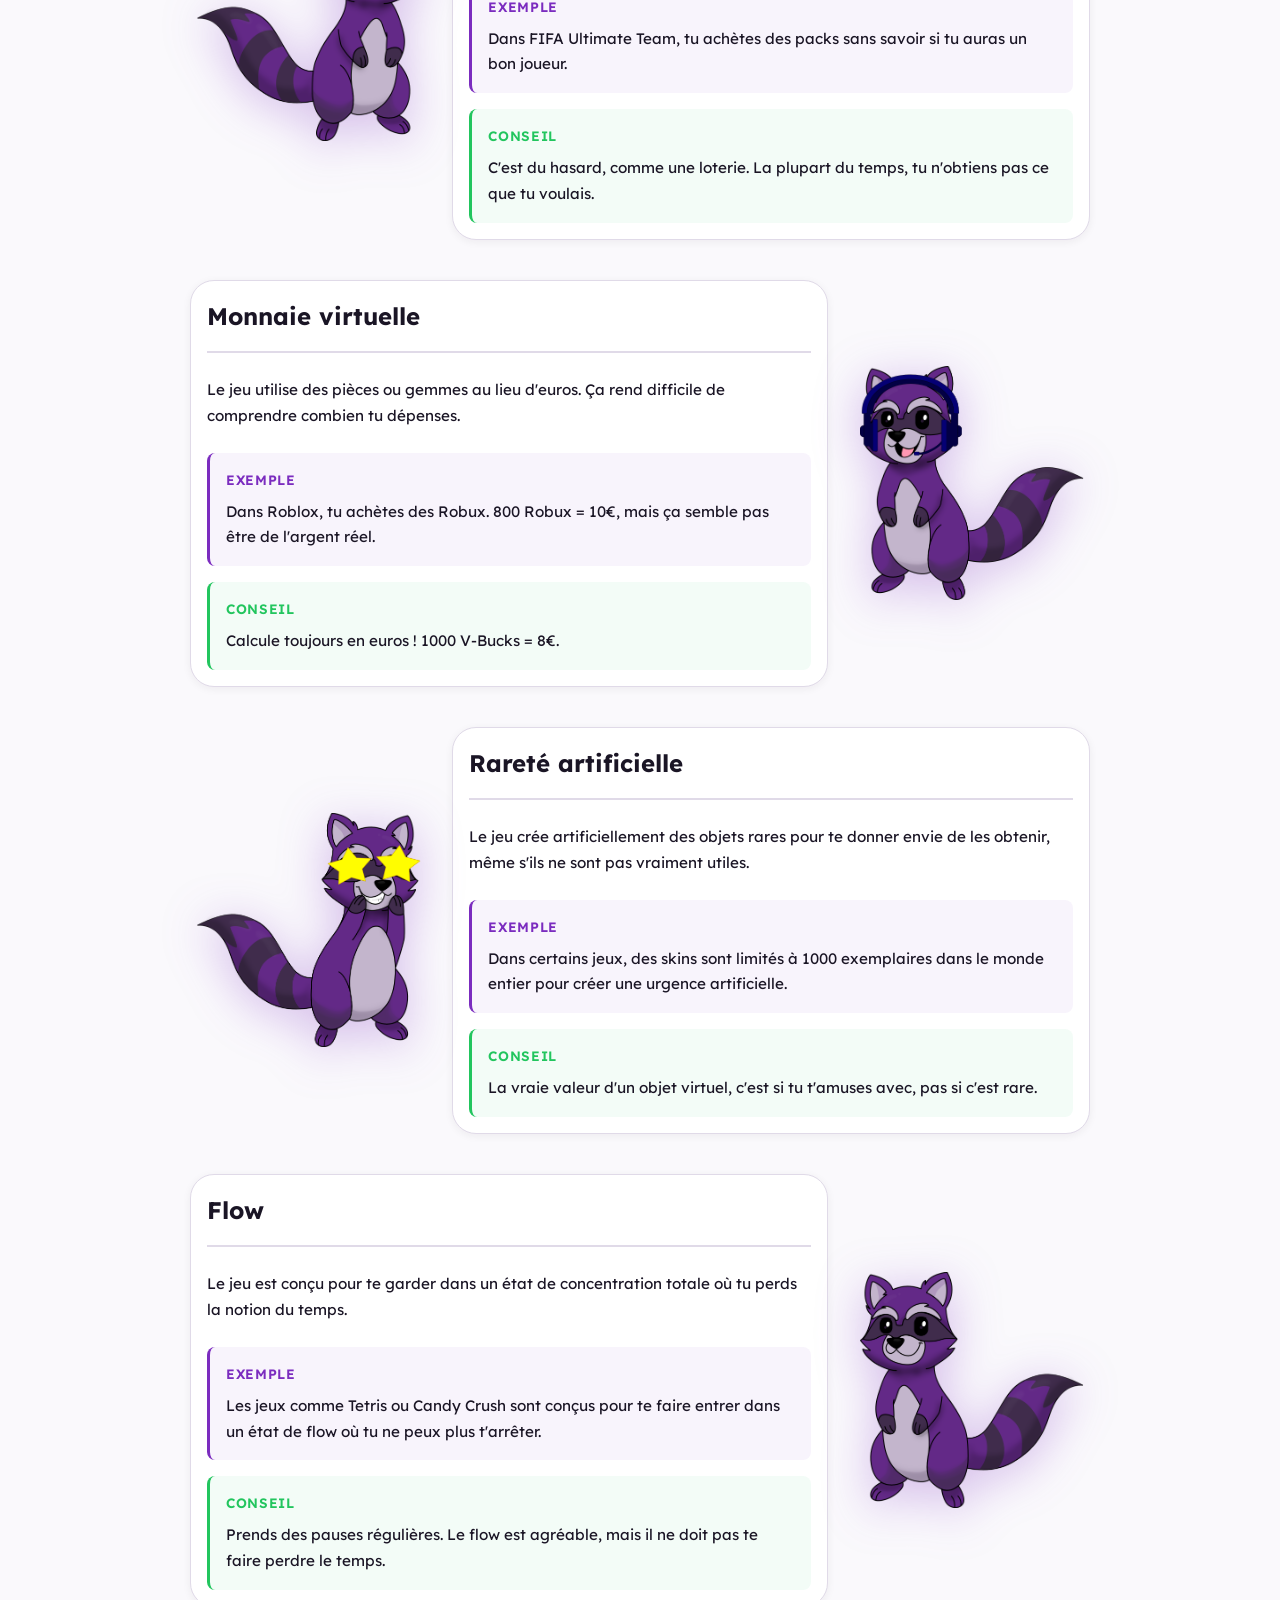
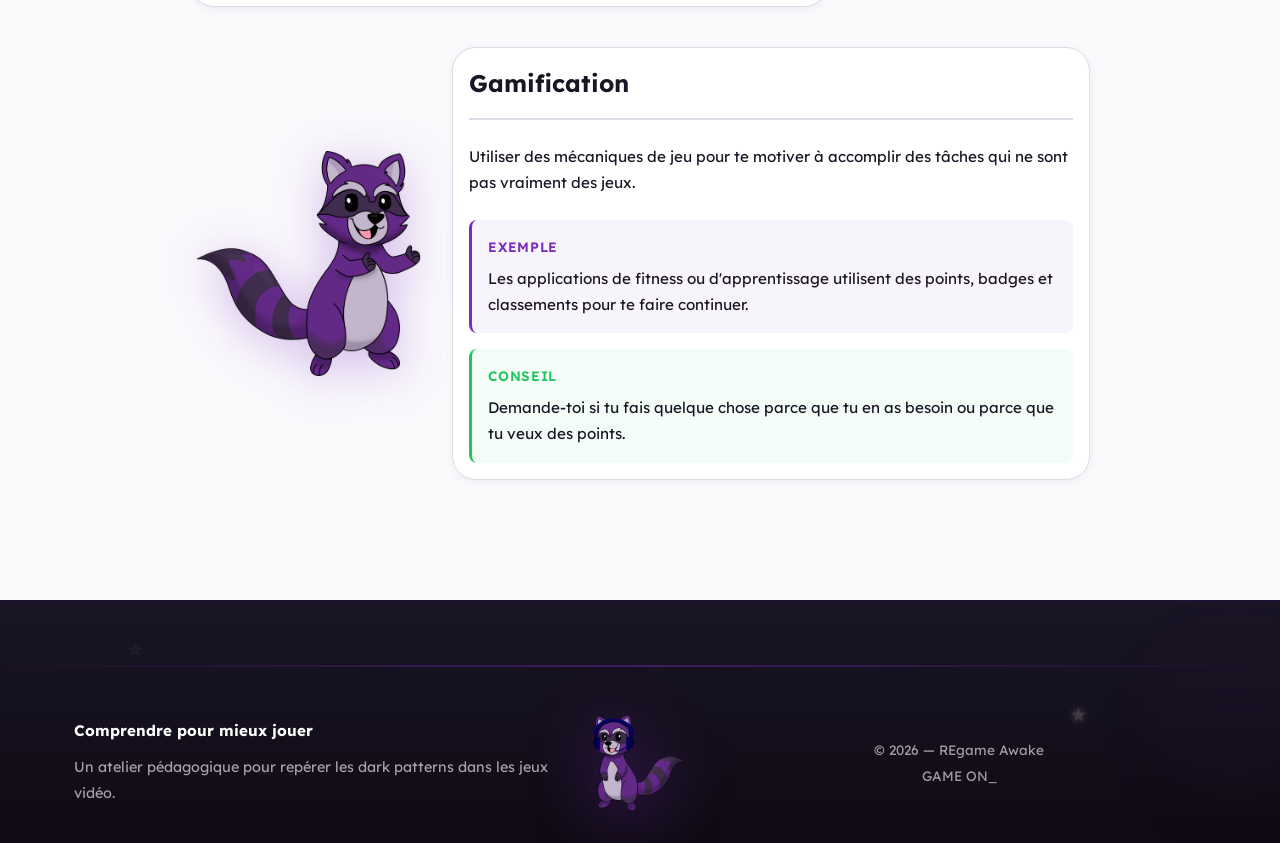
<file: dark-pattern.html>
<!DOCTYPE html>
<html lang="fr">

<head>
    <meta charset="UTF-8">
    <meta name="viewport" content="width=device-width, initial-scale=1.0">
    <title>ERA - REgame Awake - Dark Patterns</title>
    <link rel="preconnect" href="https://fonts.googleapis.com">
    <link rel="preconnect" href="https://fonts.gstatic.com" crossorigin>
    <link href="https://fonts.googleapis.com/css2?family=Climate+Crisis&family=Lexend:wght@300;400;500;600;700&display=swap" rel="stylesheet">
    <link rel="stylesheet" href="style.css">
    <link rel="stylesheet" href="style-global.css">
    <link rel="icon" type="image/x-icon" href="/img/logo/Logo_ERA.png">
</head>

<body>
    <header class="header">
        <div class="container header-inner">
            <a href="index.html" class="logo">
                <img src="img/logo/Logo_ERA.png" alt="Logo ERA">
                <span>REgame Awake</span>
            </a>
            <button class="burger-menu" aria-label="Menu">
                <span></span>
                <span></span>
                <span></span>
            </button>
            <nav class="nav-desktop">
                <a href="index.html">Accueil</a>
                <a href="parcours.html">Parcours</a>
                <a href="dark-pattern.html" class="active">Dark Patterns</a>
                <a href="animateur.html">Animateur</a>
                <a href="telechargement.html">Téléchargements</a>
            </nav>
        </div>
    </header>
    <main>
        <section class="hero-short">
            <div class="hero-decoration">
                <span class="deco-star deco-1">&#9734;</span>
                <span class="deco-star deco-2">&#9733;</span>
                <span class="deco-star deco-3">&#9734;</span>
                <span class="deco-star deco-4">&#9733;</span>
                <span class="deco-star deco-5">&#9734;</span>
                <span class="deco-star deco-6">&#9733;</span>
            </div>
            <div class="hero-inner">
                <div class="hero-text">
                    <h1>Dark Patterns</h1>
                    <p class="hero-desc">Connais ton ennemi pour mieux te défendre</p>
                </div>
            </div>
        </section>

        <section class="section">
            <div class="container">
                <div class="section-title">
                    <p class="tag">Encyclopedia</p>
                    <h2>Les connais-tu ?</h2>
                    <div class="divider"></div>
                </div>

                <div class="max-w-4xl mx-auto">

                    <div class="dp-entry">
                        <img src="img/mascotte/mascotte lunette.png" alt="Mascotte ERA" class="dp-mascot">
                        <div class="card card-body dp-content">
                            <div class="dp-header">
                                <h3>FOMO</h3>
                            </div>
                            <div class="dp-section dp-definition"><p class="dp-text">La peur de rater quelque chose. Les jeux créent des événements limités pour te pousser à jouer tout de suite.</p></div>
                            <div class="dp-section dp-example"><p class="dp-label">Exemple</p><p class="dp-text">Dans Fortnite, les skins changent tous les jours. Si tu n'achètes pas maintenant, ils pourraient ne jamais revenir !</p></div>
                            <div class="dp-section dp-tip"><p class="dp-label">Conseil</p><p class="dp-text">Un bon jeu sera toujours là demain. Pas besoin de tout avoir tout de suite !</p></div>
                        </div>
                    </div>

                    <div class="dp-entry">
                        <img src="img/mascotte/mascotte pouces.png" alt="Mascotte ERA" class="dp-mascot">
                        <div class="card card-body dp-content">
                            <div class="dp-header">
                                <h3>Pay to Win</h3>
                            </div>
                            <div class="dp-section dp-definition"><p class="dp-text">Le jeu te pousse à payer de l'argent réel pour avoir un avantage sur les autres joueurs.</p></div>
                            <div class="dp-section dp-example"><p class="dp-label">Exemple</p><p class="dp-text">Dans certains jeux mobiles, tu peux acheter des armes plus puissantes qui rendent le jeu plus facile.</p></div>
                            <div class="dp-section dp-tip"><p class="dp-label">Conseil</p><p class="dp-text">Le vrai talent, c'est de gagner avec ses compétences !</p></div>
                        </div>
                    </div>

                    <div class="dp-entry">
                        <img src="img/mascotte/mascotte sourire.png" alt="Mascotte ERA" class="dp-mascot">
                        <div class="card card-body dp-content">
                            <div class="dp-header">
                                <h3>Loot Boxes</h3>
                            </div>
                            <div class="dp-section dp-definition"><p class="dp-text">Des coffres que tu ouvres sans savoir ce qu'il y a dedans. C'est du hasard déguisé en récompense.</p></div>
                            <div class="dp-section dp-example"><p class="dp-label">Exemple</p><p class="dp-text">Dans FIFA Ultimate Team, tu achètes des packs sans savoir si tu auras un bon joueur.</p></div>
                            <div class="dp-section dp-tip"><p class="dp-label">Conseil</p><p class="dp-text">C'est du hasard, comme une loterie. La plupart du temps, tu n'obtiens pas ce que tu voulais.</p></div>
                        </div>
                    </div>
                    <div class="dp-entry">
                        <img src="img/mascotte/mascotte casque.png" alt="Mascotte ERA" class="dp-mascot">
                        <div class="card card-body dp-content">
                            <div class="dp-header">
                                <h3>Monnaie virtuelle</h3>
                            </div>
                            <div class="dp-section dp-definition"><p class="dp-text">Le jeu utilise des pièces ou gemmes au lieu d'euros. Ça rend difficile de comprendre combien tu dépenses.</p></div>
                            <div class="dp-section dp-example"><p class="dp-label">Exemple</p><p class="dp-text">Dans Roblox, tu achètes des Robux. 800 Robux = 10€, mais ça semble pas être de l'argent réel.</p></div>
                            <div class="dp-section dp-tip"><p class="dp-label">Conseil</p><p class="dp-text">Calcule toujours en euros ! 1000 V-Bucks = 8€.</p></div>
                        </div>
                    </div>

                    <div class="dp-entry">
                        <img src="img/mascotte/mascotte etoile.png" alt="Mascotte ERA" class="dp-mascot">
                        <div class="card card-body dp-content">
                            <div class="dp-header">
                                <h3>Rareté artificielle</h3>
                            </div>
                            <div class="dp-section dp-definition"><p class="dp-text">Le jeu crée artificiellement des objets rares pour te donner envie de les obtenir, même s'ils ne sont pas vraiment utiles.</p></div>
                            <div class="dp-section dp-example"><p class="dp-label">Exemple</p><p class="dp-text">Dans certains jeux, des skins sont limités à 1000 exemplaires dans le monde entier pour créer une urgence artificielle.</p></div>
                            <div class="dp-section dp-tip"><p class="dp-label">Conseil</p><p class="dp-text">La vraie valeur d'un objet virtuel, c'est si tu t'amuses avec, pas si c'est rare.</p></div>
                        </div>
                    </div>

                    <div class="dp-entry">
                        <img src="img/mascotte/mascotte sourire.png" alt="Mascotte ERA" class="dp-mascot">
                        <div class="card card-body dp-content">
                            <div class="dp-header">
                                <h3>Flow</h3>
                            </div>
                            <div class="dp-section dp-definition"><p class="dp-text">Le jeu est conçu pour te garder dans un état de concentration totale où tu perds la notion du temps.</p></div>
                            <div class="dp-section dp-example"><p class="dp-label">Exemple</p><p class="dp-text">Les jeux comme Tetris ou Candy Crush sont conçus pour te faire entrer dans un état de flow où tu ne peux plus t'arrêter.</p></div>
                            <div class="dp-section dp-tip"><p class="dp-label">Conseil</p><p class="dp-text">Prends des pauses régulières. Le flow est agréable, mais il ne doit pas te faire perdre le temps.</p></div>
                        </div>
                    </div>

                    <div class="dp-entry">
                        <img src="img/mascotte/mascotte pouces.png" alt="Mascotte ERA" class="dp-mascot">
                        <div class="card card-body dp-content">
                            <div class="dp-header">
                                <h3>Gamification</h3>
                            </div>
                            <div class="dp-section dp-definition"><p class="dp-text">Utiliser des mécaniques de jeu pour te motiver à accomplir des tâches qui ne sont pas vraiment des jeux.</p></div>
                            <div class="dp-section dp-example"><p class="dp-label">Exemple</p><p class="dp-text">Les applications de fitness ou d'apprentissage utilisent des points, badges et classements pour te faire continuer.</p></div>
                            <div class="dp-section dp-tip"><p class="dp-label">Conseil</p><p class="dp-text">Demande-toi si tu fais quelque chose parce que tu en as besoin ou parce que tu veux des points.</p></div>
                        </div>
                    </div>

                </div>
            </div>
        </section>
    </main>

    <footer class="footer">
        <div class="footer-decoration">
            <span class="footer-star footer-star-1">&#9734;</span>
            <span class="footer-star footer-star-2">&#9733;</span>
            <span class="footer-star footer-star-3">&#9734;</span>
            <span class="footer-blur footer-blur-1"></span>
        </div>
        <div class="footer-divider"></div>
        <div class="container">
            <div class="footer-inner">
                <div>
                    <h4>Comprendre pour mieux jouer</h4>
                    <p class="desc">Un atelier pédagogique pour repérer les dark patterns dans les jeux vidéo.</p>
                </div>
                <div class="text-center">
                    <img src="img/mascotte/mascotte casque.png" alt="Mascotte ERA" class="footer-mascot">
                </div>
                <div class="footer-right">
                    <p class="copy">© 2026 — REgame Awake</p>
                    <p class="copy" style="margin-top:0.25rem;">GAME ON<span class="blink-cursor">_</span></p>
                </div>
            </div>
        </div>
    </footer>

    <script src="script.js"></script>
</body>

</html>
</file>
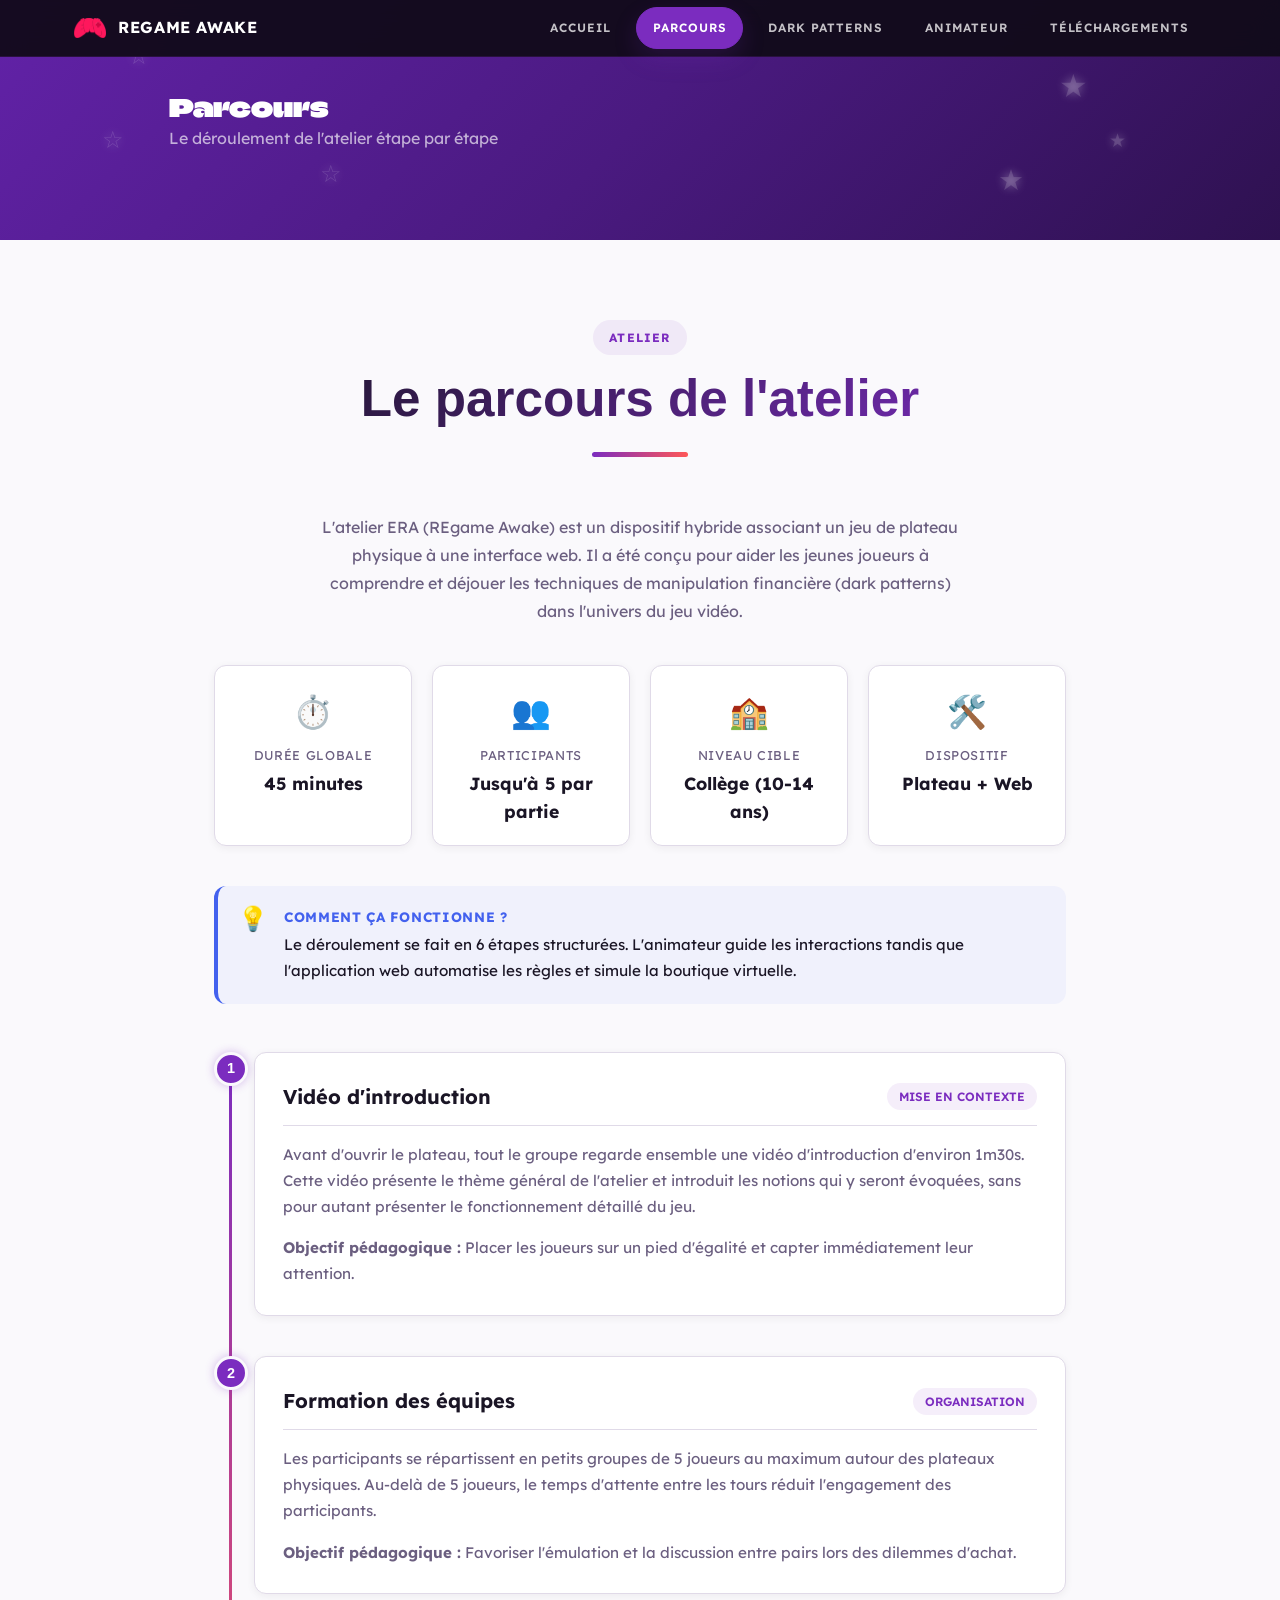
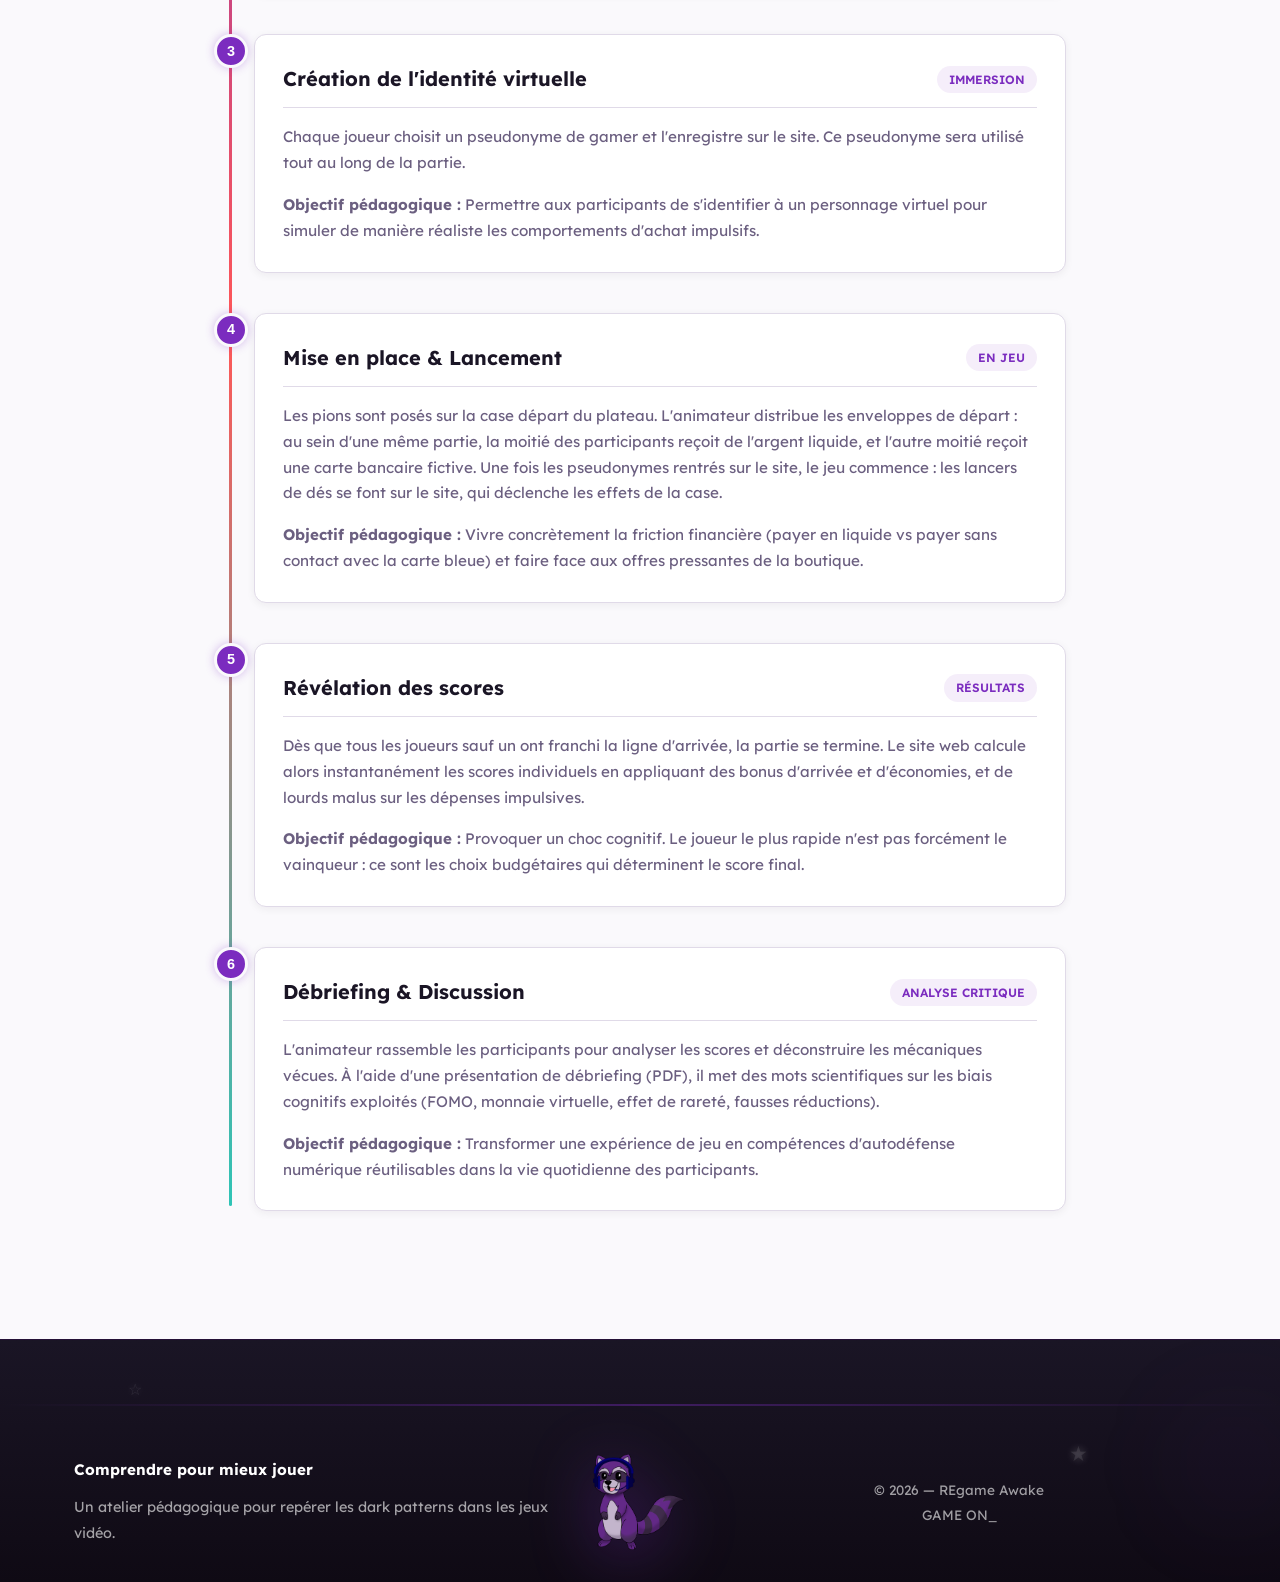
<file: parcours.html>
<!DOCTYPE html>
<html lang="fr">

<head>
    <meta charset="UTF-8">
    <meta name="viewport" content="width=device-width, initial-scale=1.0">
    <title>ERA - REgame Awake</title>
    <link rel="preconnect" href="https://fonts.googleapis.com">
    <link rel="preconnect" href="https://fonts.gstatic.com" crossorigin>
    <link href="https://fonts.googleapis.com/css2?family=Climate+Crisis&family=Lexend:wght@300;400;500;600;700&display=swap" rel="stylesheet">
    <link rel="preload" href="style-global.css" as="style">
    <link rel="preload" href="style.css" as="style">
    <link rel="stylesheet" href="style-global.css">
    <link rel="stylesheet" href="style.css">
    <link rel="icon" type="image/x-icon" href="img/logo/Logo_ERA.png">
</head>

<body>
    <header class="header">
        <div class="container header-inner">
            <a href="index.html" class="logo">
                <img src="img/logo/Logo_ERA.png" alt="Logo ERA">
                <span>REgame Awake</span>
            </a>
            <button class="burger-menu" aria-label="Menu">
                <span></span>
                <span></span>
                <span></span>
            </button>
            <nav class="nav-desktop">
                <a href="index.html">Accueil</a>
                <a href="parcours.html" class="active">Parcours</a>
                <a href="dark-pattern.html">Dark Patterns</a>
                <a href="animateur.html">Animateur</a>
                <a href="telechargement.html">Téléchargements</a>
            </nav>
        </div>
    </header>
    <main>
        <section class="hero-short">
            <div class="hero-decoration">
                <span class="deco-star deco-1">&#9734;</span>
                <span class="deco-star deco-2">&#9733;</span>
                <span class="deco-star deco-3">&#9734;</span>
                <span class="deco-star deco-4">&#9733;</span>
                <span class="deco-star deco-5">&#9734;</span>
                <span class="deco-star deco-6">&#9733;</span>
            </div>
            <div class="hero-inner">
                <div class="hero-text">
                    <h1>Parcours</h1>
                    <p class="hero-desc">Le déroulement de l'atelier étape par étape</p>
                </div>
            </div>
        </section>

        <section class="section">
            <div class="container guide-container">
                <div class="section-title">
                    <p class="tag">Atelier</p>
                    <h2>Le parcours de l'atelier</h2>
                    <div class="divider"></div>
                </div>

                <p class="card-desc" style="max-width:650px; margin:0 auto 2rem; text-align:center;">
                    L'atelier ERA (REgame Awake) est un dispositif hybride associant un jeu de plateau physique à une
                    interface web.
                    Il a été conçu pour aider les jeunes joueurs à comprendre et déjouer les techniques de manipulation
                    financière (dark patterns) dans l'univers du jeu vidéo.
                </p>

                <!-- Fiche technique de l'atelier -->
                <div class="atelier-stats">
                    <div class="stat-box">
                        <span class="stat-icon">⏱️</span>
                        <span class="stat-label">Durée globale</span>
                        <span class="stat-val">45 minutes</span>
                    </div>
                    <div class="stat-box">
                        <span class="stat-icon">👥</span>
                        <span class="stat-label">Participants</span>
                        <span class="stat-val">Jusqu'à 5 par partie</span>
                    </div>
                    <div class="stat-box">
                        <span class="stat-icon">🏫</span>
                        <span class="stat-label">Niveau cible</span>
                        <span class="stat-val">Collège (10-14 ans)</span>
                    </div>
                    <div class="stat-box">
                        <span class="stat-icon">🛠️</span>
                        <span class="stat-label">Dispositif</span>
                        <span class="stat-val">Plateau + Web</span>
                    </div>
                </div>

                <div class="guide-alert info">
                    <span class="alert-icon">💡</span>
                    <div class="alert-content">
                        <p class="alert-title">Comment ça fonctionne ?</p>
                        <p class="dp-text">
                            Le déroulement se fait en 6 étapes structurées. L'animateur guide les interactions tandis
                            que l'application web automatise les règles et simule la boutique virtuelle.
                        </p>
                    </div>
                </div>

                <div class="timeline">
                    <div class="timeline-item">
                        <div class="timeline-badge">1</div>
                        <div class="timeline-card">
                            <div class="timeline-header">
                                <h3 class="timeline-title">Vidéo d'introduction</h3>
                                <span class="timeline-step-tag">Mise en contexte</span>
                            </div>
                            <div class="timeline-body">
                                <p>Avant d'ouvrir le plateau, tout le groupe regarde ensemble une vidéo d'introduction d'environ 1m30s. Cette vidéo présente le thème général de l'atelier et introduit les notions qui y seront évoquées, sans pour autant présenter le fonctionnement détaillé du jeu.</p>
                                <p><strong>Objectif pédagogique :</strong> Placer les joueurs sur un pied d'égalité et capter immédiatement leur attention.</p>
                            </div>
                        </div>
                    </div>

                    <div class="timeline-item">
                        <div class="timeline-badge">2</div>
                        <div class="timeline-card">
                            <div class="timeline-header">
                                <h3 class="timeline-title">Formation des équipes</h3>
                                <span class="timeline-step-tag">Organisation</span>
                            </div>
                            <div class="timeline-body">
                                <p>Les participants se répartissent en petits groupes de 5 joueurs au maximum autour des plateaux physiques. Au-delà de 5 joueurs, le temps d'attente entre les tours réduit l'engagement des participants.</p>
                                <p><strong>Objectif pédagogique :</strong> Favoriser l'émulation et la discussion entre pairs lors des dilemmes d'achat.</p>
                            </div>
                        </div>
                    </div>

                    <div class="timeline-item">
                        <div class="timeline-badge">3</div>
                        <div class="timeline-card">
                            <div class="timeline-header">
                                <h3 class="timeline-title">Création de l'identité virtuelle</h3>
                                <span class="timeline-step-tag">Immersion</span>
                            </div>
                            <div class="timeline-body">
                                <p>Chaque joueur choisit un pseudonyme de gamer et l'enregistre sur le site. Ce pseudonyme sera utilisé tout au long de la partie.</p>
                                <p><strong>Objectif pédagogique :</strong> Permettre aux participants de s'identifier à un personnage virtuel pour simuler de manière réaliste les comportements d'achat impulsifs.</p>
                            </div>
                        </div>
                    </div>

                    <div class="timeline-item">
                        <div class="timeline-badge">4</div>
                        <div class="timeline-card">
                            <div class="timeline-header">
                                <h3 class="timeline-title">Mise en place & Lancement</h3>
                                <span class="timeline-step-tag">En jeu</span>
                            </div>
                            <div class="timeline-body">
                                <p>Les pions sont posés sur la case départ du plateau. L'animateur distribue les enveloppes de départ : au sein d'une même partie, la moitié des participants reçoit de l'argent liquide, et l'autre moitié reçoit une carte bancaire fictive. Une fois les pseudonymes rentrés sur le site, le jeu commence : les lancers de dés se font sur le site, qui déclenche les effets de la case.</p>
                                <p><strong>Objectif pédagogique :</strong> Vivre concrètement la friction financière (payer en liquide vs payer sans contact avec la carte bleue) et faire face aux offres pressantes de la boutique.</p>
                            </div>
                        </div>
                    </div>

                    <div class="timeline-item">
                        <div class="timeline-badge">5</div>
                        <div class="timeline-card">
                            <div class="timeline-header">
                                <h3 class="timeline-title">Révélation des scores</h3>
                                <span class="timeline-step-tag">Résultats</span>
                            </div>
                            <div class="timeline-body">
                                <p>Dès que tous les joueurs sauf un ont franchi la ligne d'arrivée, la partie se termine. Le site web calcule alors instantanément les scores individuels en appliquant des bonus d'arrivée et d'économies, et de lourds malus sur les dépenses impulsives.</p>
                                <p><strong>Objectif pédagogique :</strong> Provoquer un choc cognitif. Le joueur le plus rapide n'est pas forcément le vainqueur : ce sont les choix budgétaires qui déterminent le score final.</p>
                            </div>
                        </div>
                    </div>

                    <div class="timeline-item">
                        <div class="timeline-badge">6</div>
                        <div class="timeline-card">
                            <div class="timeline-header">
                                <h3 class="timeline-title">Débriefing & Discussion</h3>
                                <span class="timeline-step-tag">Analyse critique</span>
                            </div>
                            <div class="timeline-body">
                                <p>L'animateur rassemble les participants pour analyser les scores et déconstruire les mécaniques vécues. À l'aide d'une présentation de débriefing (PDF), il met des mots scientifiques sur les biais cognitifs exploités (FOMO, monnaie virtuelle, effet de rareté, fausses réductions).</p>
                                <p><strong>Objectif pédagogique :</strong> Transformer une expérience de jeu en compétences d'autodéfense numérique réutilisables dans la vie quotidienne des participants.</p>
                            </div>
                        </div>
                    </div>
                </div>
            </div>
        </section>

    </main>

    <footer class="footer">
        <div class="footer-decoration">
            <span class="footer-star footer-star-1">&#9734;</span>
            <span class="footer-star footer-star-2">&#9733;</span>
            <span class="footer-star footer-star-3">&#9734;</span>
            <span class="footer-blur footer-blur-1"></span>
        </div>
        <div class="footer-divider"></div>
        <div class="container">
            <div class="footer-inner">
                <div>
                    <h4>Comprendre pour mieux jouer</h4>
                    <p class="desc">Un atelier pédagogique pour repérer les dark patterns dans les jeux vidéo.</p>
                </div>
                <div class="text-center">
                    <img src="img/mascotte/mascotte casque.png" alt="Mascotte ERA" class="footer-mascot">
                </div>
                <div class="footer-right">
                    <p class="copy">© 2026 — REgame Awake</p>
                    <p class="copy" style="margin-top:0.25rem;">GAME ON<span class="blink-cursor">_</span></p>
                </div>
            </div>
        </div>
    </footer>

    <script src="script.js"></script>
</body>

</html>
</file>
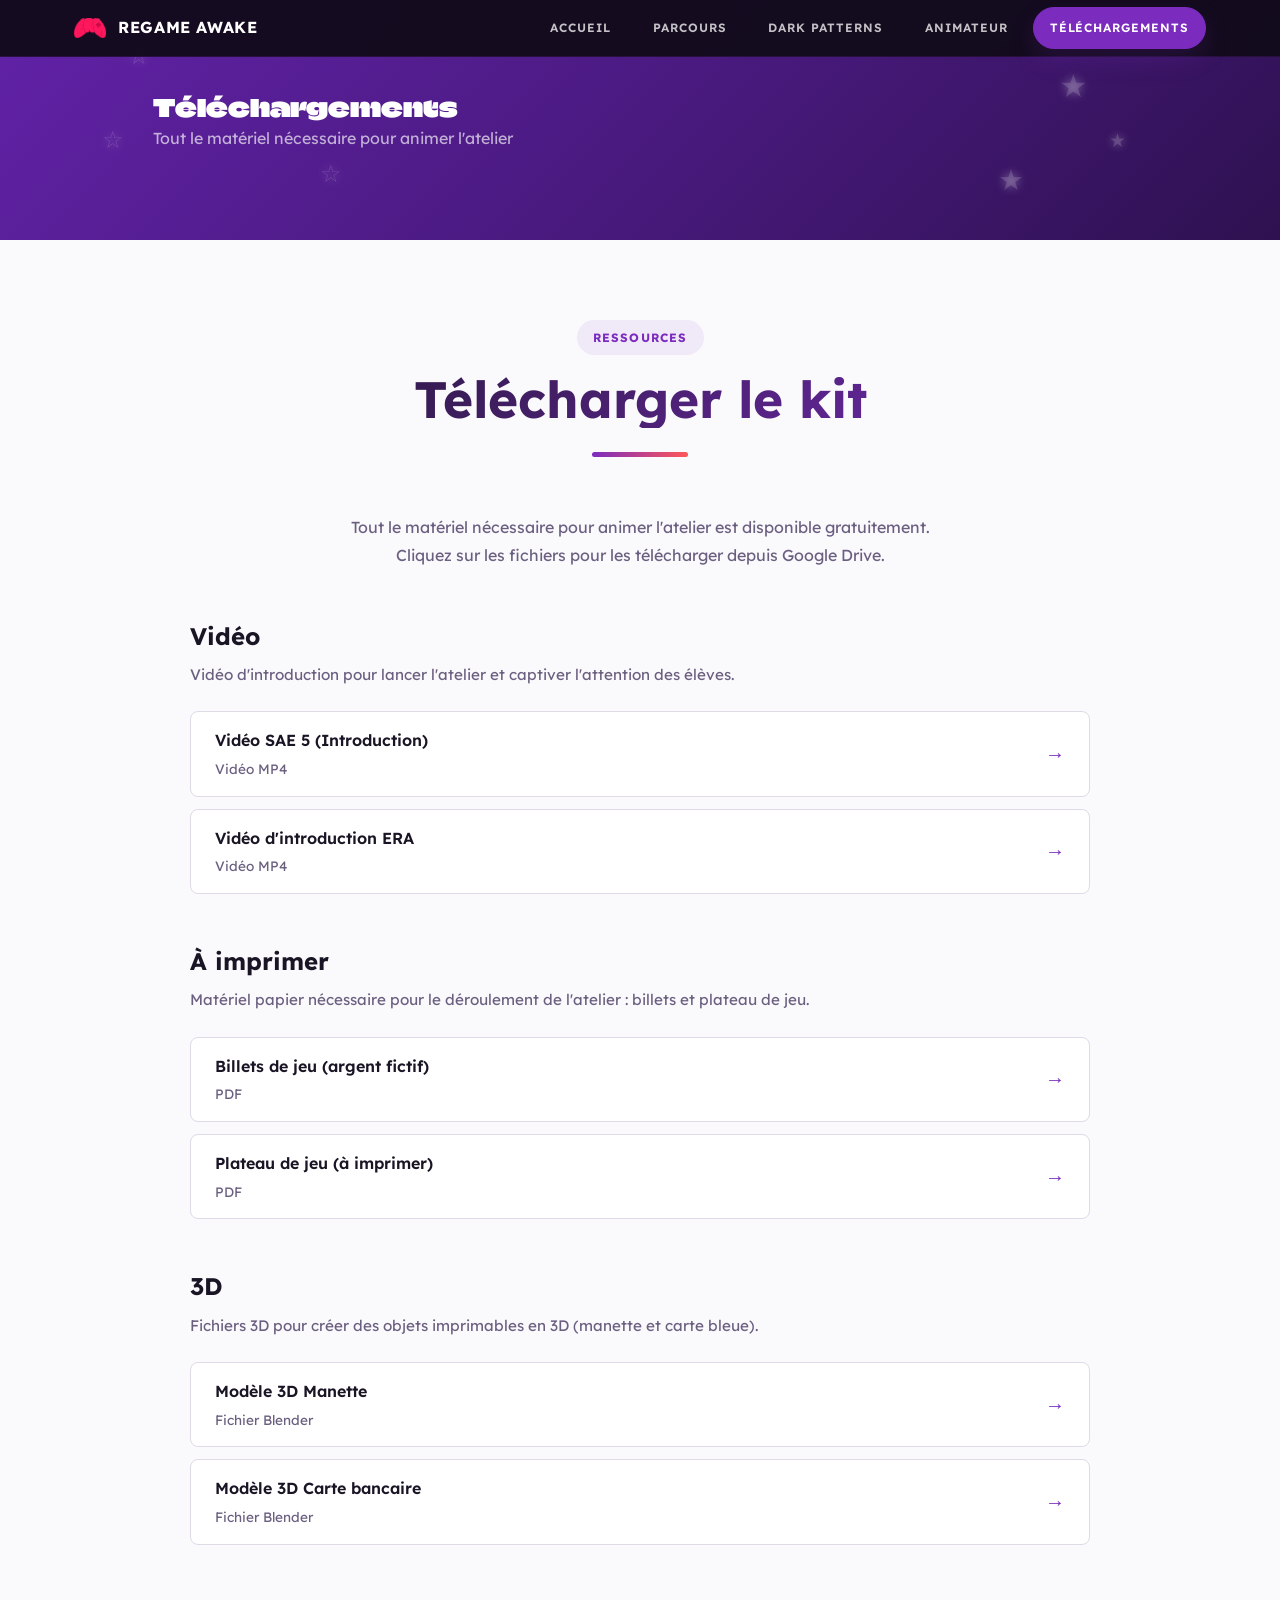
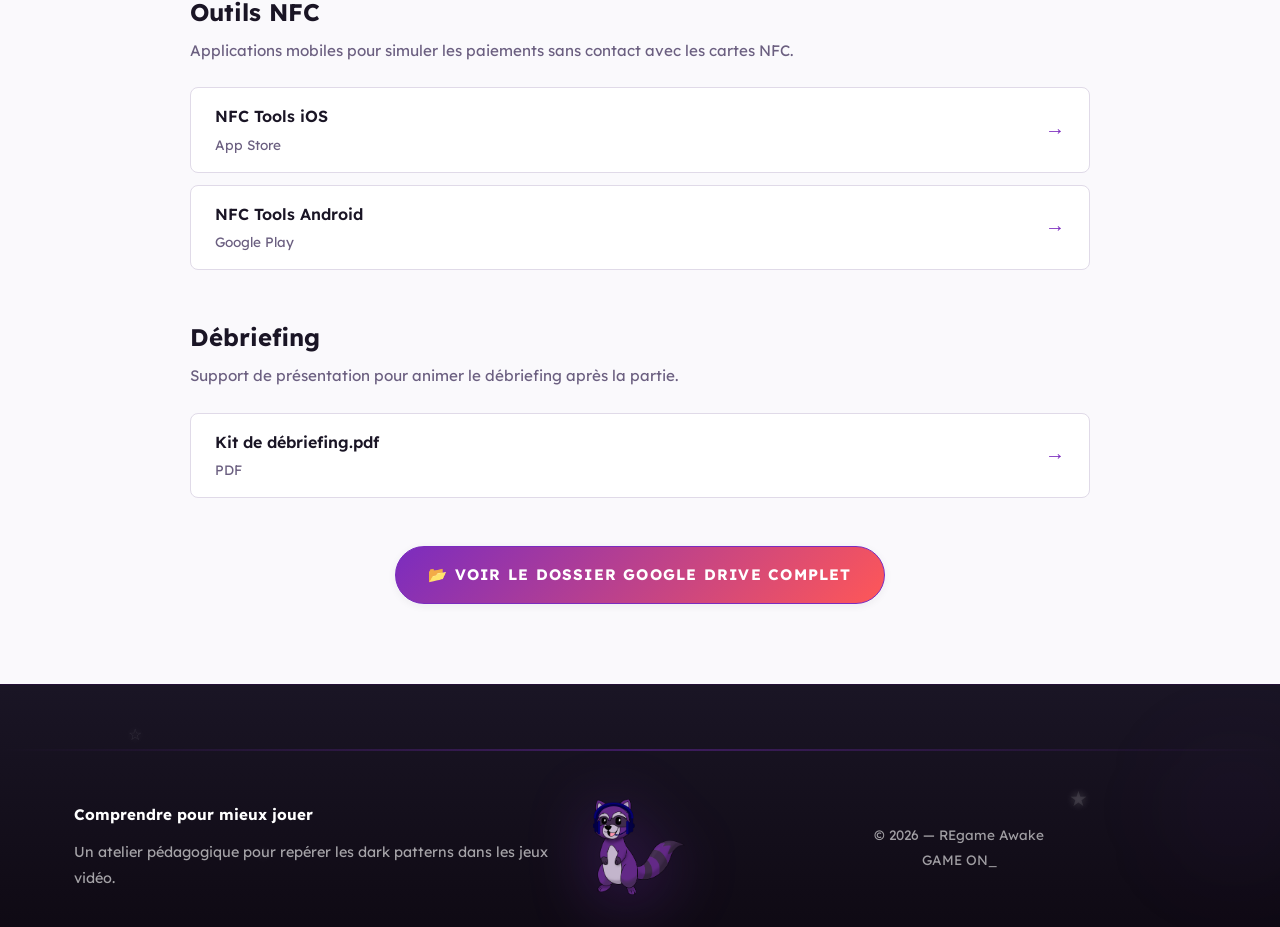
<file: telechargement.html>
<!DOCTYPE html>
<html lang="fr">

<head>
    <meta charset="UTF-8">
    <meta name="viewport" content="width=device-width, initial-scale=1.0">
    <title>ERA - REgame Awake</title>
    <link rel="preconnect" href="https://fonts.googleapis.com">
    <link rel="preconnect" href="https://fonts.gstatic.com" crossorigin>
    <link href="https://fonts.googleapis.com/css2?family=Climate+Crisis&family=Lexend:wght@300;400;500;600;700&display=swap" rel="stylesheet">
    <link rel="stylesheet" href="style.css">
    <link rel="stylesheet" href="style-global.css">
    <link rel="icon" type="image/x-icon" href="/img/logo/Logo_ERA.png">
</head>

<body>
    <header class="header">
        <div class="container header-inner">
            <a href="index.html" class="logo">
                <img src="img/logo/Logo_ERA.png" alt="Logo ERA">
                <span>REgame Awake</span>
            </a>
            <button class="burger-menu" aria-label="Menu">
                <span></span>
                <span></span>
                <span></span>
            </button>
            <nav class="nav-desktop">
                <a href="index.html">Accueil</a>
                <a href="parcours.html">Parcours</a>
                <a href="dark-pattern.html">Dark Patterns</a>
                <a href="animateur.html">Animateur</a>
                <a href="telechargement.html" class="active">Téléchargements</a>
            </nav>
        </div>
    </header>
    <main>
        <section class="hero-short">
            <div class="hero-decoration">
                <span class="deco-star deco-1">&#9734;</span>
                <span class="deco-star deco-2">&#9733;</span>
                <span class="deco-star deco-3">&#9734;</span>
                <span class="deco-star deco-4">&#9733;</span>
                <span class="deco-star deco-5">&#9734;</span>
                <span class="deco-star deco-6">&#9733;</span>
            </div>
            <div class="hero-inner">
                <div class="hero-text">
                    <h1>Téléchargements</h1>
                    <p class="hero-desc">Tout le matériel nécessaire pour animer l'atelier</p>
                </div>
            </div>
        </section>

        <section class="section">
            <div class="container">
                <div class="section-title">
                    <p class="tag">Ressources</p>
                    <h2>Télécharger le kit</h2>
                    <div class="divider"></div>
                </div>
                <p class="card-desc" style="max-width:600px; margin:0 auto 3rem; text-align:center;">Tout le matériel nécessaire pour animer l'atelier est disponible gratuitement. Cliquez sur les fichiers pour les télécharger depuis Google Drive.</p>
                
                <div class="download-section">
                    <div class="download-category">
                        <h3 class="category-title">Vidéo</h3>
                        <p class="category-description">Vidéo d'introduction pour lancer l'atelier et captiver l'attention des élèves.</p>
                        <div class="download-grid">
                            <a href="https://drive.google.com/file/d/14hLeZnWK--733USOhr3x9biBZ4qg4mcP/view?usp=drivesdk" target="_blank" class="download-card">
                                <div class="download-info">
                                    <h4>Vidéo SAE 5 (Introduction)</h4>
                                    <p class="download-type">Vidéo MP4</p>
                                </div>
                                <div class="download-arrow">→</div>
                            </a>
                            <a href="https://drive.google.com/file/d/1-gxHnI-rXdV0yXa_CFQSKsBzdmc6WzoG/view?usp=drive_link" target="_blank" class="download-card">
                                <div class="download-info">
                                    <h4>Vidéo d'introduction ERA</h4>
                                    <p class="download-type">Vidéo MP4</p>
                                </div>
                                <div class="download-arrow">→</div>
                            </a>
                        </div>
                    </div>

                    <div class="download-category">
                        <h3 class="category-title">À imprimer</h3>
                        <p class="category-description">Matériel papier nécessaire pour le déroulement de l'atelier : billets et plateau de jeu.</p>
                        <div class="download-grid">
                            <a href="https://drive.google.com/file/d/1iwiFFVxDiD-iMqYR01Qe4r3WHSsfPSd6/view?usp=drivesdk" target="_blank" class="download-card">
                                <div class="download-info">
                                    <h4>Billets de jeu (argent fictif)</h4>
                                    <p class="download-type">PDF</p>
                                </div>
                                <div class="download-arrow">→</div>
                            </a>
                            <a href="https://drive.google.com/file/d/1JnUgoKg4QihcBcUh1aZ4FE-IPGpWePmc/view?usp=drivesdk" target="_blank" class="download-card">
                                <div class="download-info">
                                    <h4>Plateau de jeu (à imprimer)</h4>
                                    <p class="download-type">PDF</p>
                                </div>
                                <div class="download-arrow">→</div>
                            </a>
                        </div>
                    </div>

                    <div class="download-category">
                        <h3 class="category-title">3D</h3>
                        <p class="category-description">Fichiers 3D pour créer des objets imprimables en 3D (manette et carte bleue).</p>
                        <div class="download-grid">
                            <a href="https://drive.google.com/file/d/1MtMf17RKORC78_PWLVTQ8icumZyGvA0h/view?usp=drivesdk" target="_blank" class="download-card">
                                <div class="download-info">
                                    <h4>Modèle 3D Manette</h4>
                                    <p class="download-type">Fichier Blender</p>
                                </div>
                                <div class="download-arrow">→</div>
                            </a>
                            <a href="https://drive.google.com/file/d/1KYJ3fV3rVT8JhJ7hXxYOqU3wKXBIbI7Y/view?usp=drivesdk" target="_blank" class="download-card">
                                <div class="download-info">
                                    <h4>Modèle 3D Carte bancaire</h4>
                                    <p class="download-type">Fichier Blender</p>
                                </div>
                                <div class="download-arrow">→</div>
                            </a>
                        </div>
                    </div>

                    <div class="download-category">
                        <h3 class="category-title">Outils NFC</h3>
                        <p class="category-description">Applications mobiles pour simuler les paiements sans contact avec les cartes NFC.</p>
                        <div class="download-grid">
                            <a href="https://apps.apple.com/fr/app/nfc-tools/id1252962749" target="_blank" class="download-card">
                                <div class="download-info">
                                    <h4>NFC Tools iOS</h4>
                                    <p class="download-type">App Store</p>
                                </div>
                                <div class="download-arrow">→</div>
                            </a>
                            <a href="https://play.google.com/store/apps/details?id=com.wakdev.wdnfc" target="_blank" class="download-card">
                                <div class="download-info">
                                    <h4>NFC Tools Android</h4>
                                    <p class="download-type">Google Play</p>
                                </div>
                                <div class="download-arrow">→</div>
                            </a>
                        </div>
                    </div>

                    <div class="download-category">
                        <h3 class="category-title">Débriefing</h3>
                        <p class="category-description">Support de présentation pour animer le débriefing après la partie.</p>
                        <div class="download-grid">
                            <a href="https://drive.google.com/file/d/1MwDQs-m4gxP9dJjQbiAzB0_eGHMKtTzN/view?usp=drive_link" target="_blank" class="download-card">
                                <div class="download-info">
                                    <h4>Kit de débriefing.pdf</h4>
                                    <p class="download-type">PDF</p>
                                </div>
                                <div class="download-arrow">→</div>
                            </a>
                        </div>
                    </div>
                </div>

                <div class="download-all-link" style="text-align:center; margin-top:3rem;">
                    <a href="https://drive.google.com/drive/folders/11FYzNNGnZGixleCVuv1Vc67fQhqt-7Sz?usp=drive_link" target="_blank" class="btn btn-accent btn-lg">📂 Voir le dossier Google Drive complet</a>
                </div>
            </div>
        </section>
    </main>

    <footer class="footer">
        <div class="footer-decoration">
            <span class="footer-star footer-star-1">&#9734;</span>
            <span class="footer-star footer-star-2">&#9733;</span>
            <span class="footer-star footer-star-3">&#9734;</span>
            <span class="footer-blur footer-blur-1"></span>
        </div>
        <div class="footer-divider"></div>
        <div class="container">
            <div class="footer-inner">
                <div>
                    <h4>Comprendre pour mieux jouer</h4>
                    <p class="desc">Un atelier pédagogique pour repérer les dark patterns dans les jeux vidéo.</p>
                </div>
                <div class="text-center">
                    <img src="img/mascotte/mascotte casque.png" alt="Mascotte ERA" class="footer-mascot">
                </div>
                <div class="footer-right">
                    <p class="copy">© 2026 — REgame Awake</p>
                    <p class="copy" style="margin-top:0.25rem;">GAME ON<span class="blink-cursor">_</span></p>
                </div>
            </div>
        </div>
    </footer>

    <script src="script.js"></script>
</body>

</html>
</file>
<file: style.css>
@import url('css/variables.css');
@import url('css/reset.css');
@import url('css/animations.css');
@import url('css/sections.css');
@import url('css/buttons.css');
@import url('css/decorations.css');
@import url('css/telechargement.css');
@import url('css/dark-pattern.css');
@import url('css/guides.css');
@import url('css/responsive.css');
</file>
<file: style-global.css>
@import url('css/global-components.css');
</file>
